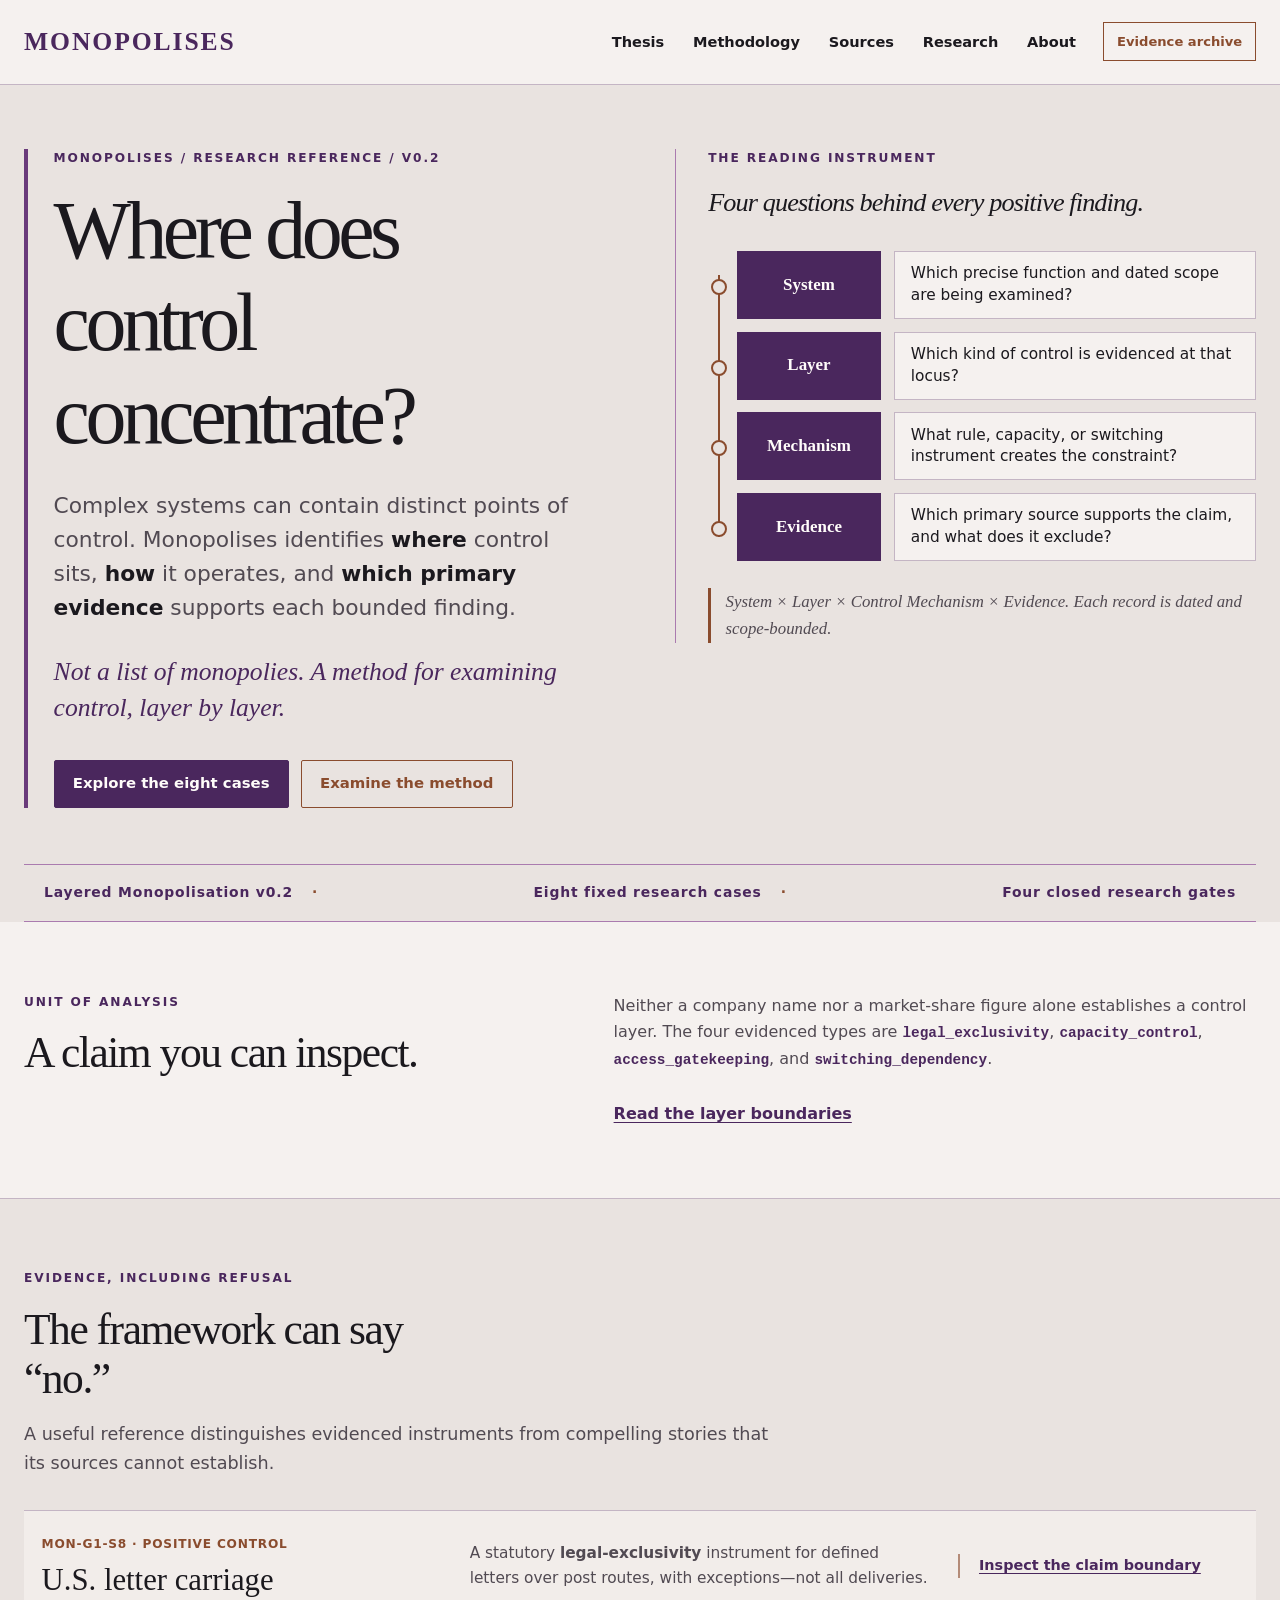
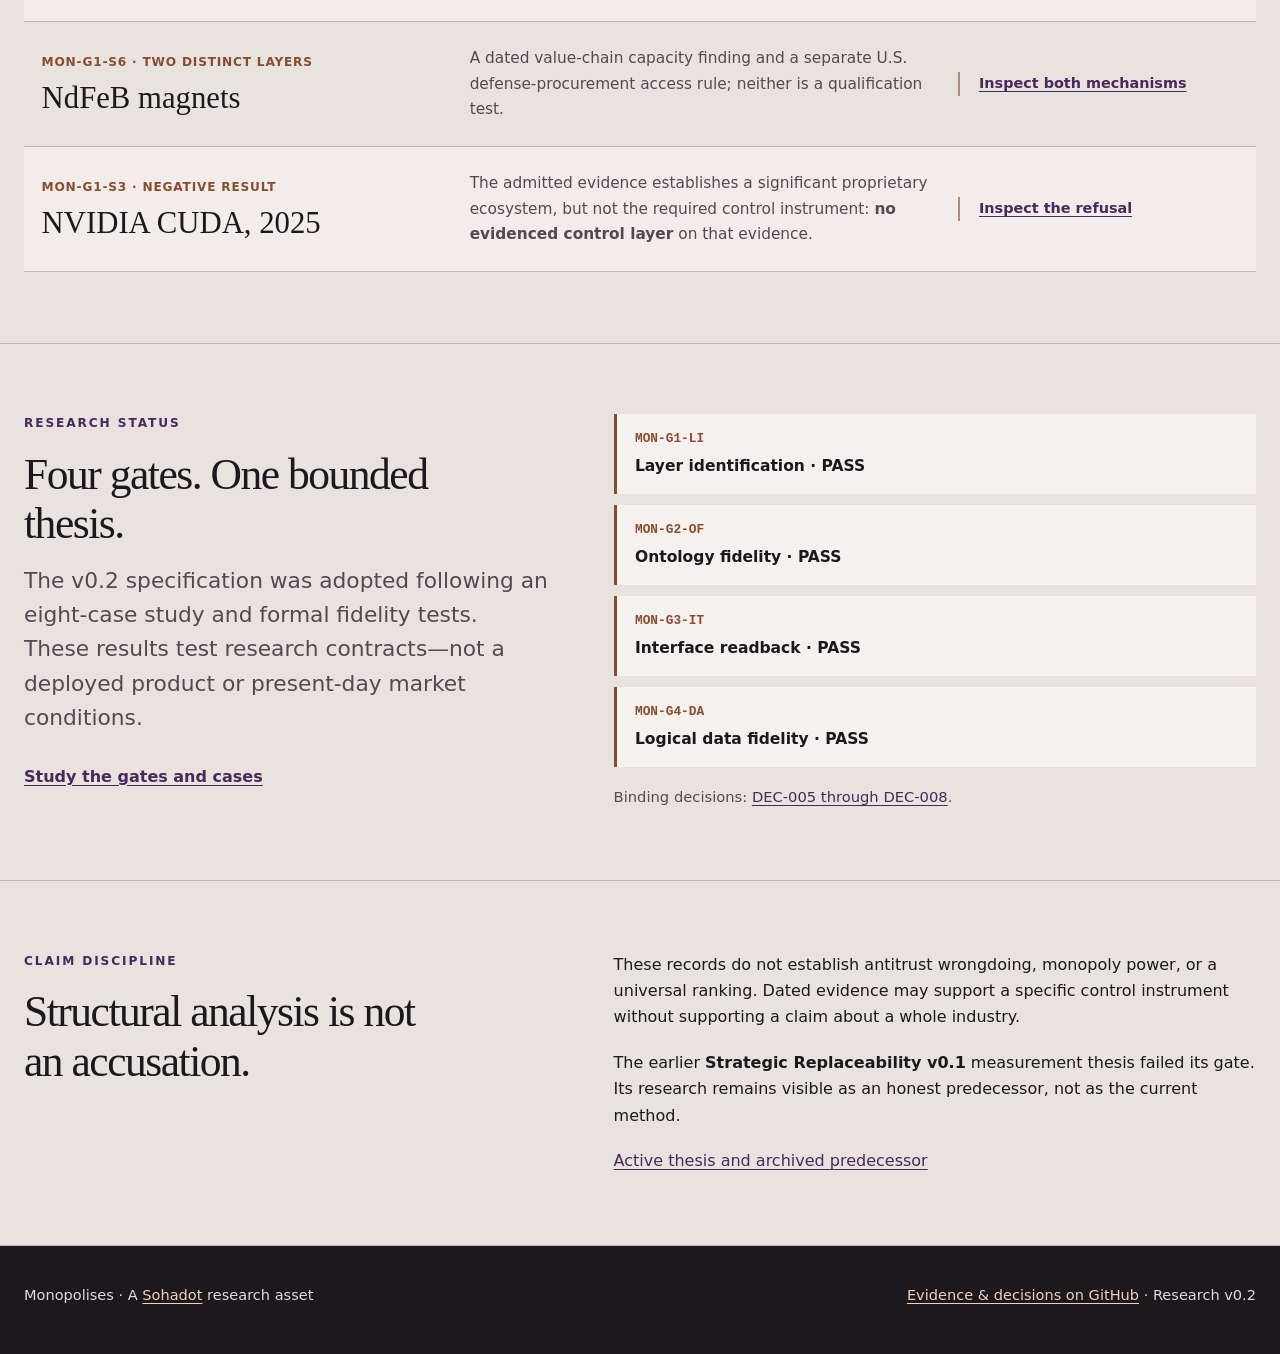
<file: index.html>
<!doctype html>
<html lang="en">
<head>
  <meta charset="utf-8">
  <meta name="viewport" content="width=device-width, initial-scale=1">
  <meta name="description" content="Monopolises is an evidence-governed reference on where structural control concentrates within systems. Explore the ratified Layered Monopolisation v0.2 thesis and eight bounded research cases.">
  <meta name="robots" content="index,follow,max-image-preview:large">
  <meta name="theme-color" content="#E9E3E0">
  <meta property="og:type" content="website">
  <meta property="og:title" content="Monopolises — Where Control Concentrates">
  <meta property="og:description" content="A source-bounded reference for structural control: system, layer, mechanism, evidence. No monopoly scores or legal conclusions.">
  <meta property="og:url" content="https://monopolises.com/">
  <link rel="canonical" href="https://monopolises.com/">
  <link rel="stylesheet" href="/styles.css">
  <title>Monopolises — Where Control Concentrates</title>
</head>
<body>
  <a class="skip-link" href="#main">Skip to content</a>
  <header class="site-header"><div class="wrap nav">
    <a class="brand" href="/" aria-current="page">MONOPOLISES</a>
    <nav class="nav-links" aria-label="Primary"><a href="/thesis/">Thesis</a><a href="/methodology/">Methodology</a><a href="/sources/">Sources</a><a href="/research/">Research</a><a href="/about/">About</a><a class="nav-evidence" href="https://github.com/Sohadot/Monopolises">Evidence archive</a></nav>
    <details class="mobile-nav">
      <summary>Menu</summary>
      <nav aria-label="Mobile primary"><a href="/thesis/">Thesis</a><a href="/methodology/">Methodology</a><a href="/sources/">Sources</a><a href="/research/">Research</a><a href="/about/">About</a><a class="nav-evidence" href="https://github.com/Sohadot/Monopolises">Evidence archive</a></nav>
    </details>
  </div></header>
  <main id="main">
    <section class="hero" aria-labelledby="hero-title"><div class="wrap hero-layout">
      <div class="hero-copy">
        <p class="kicker">Monopolises / Research reference / v0.2</p>
        <h1 id="hero-title">Where does control concentrate?</h1>
        <p class="lede">Complex systems can contain distinct points of control. Monopolises identifies <strong>where</strong> control sits, <strong>how</strong> it operates, and <strong>which primary evidence</strong> supports each bounded finding.</p>
        <p class="thesis-line">Not a list of monopolies. A method for examining control, layer by layer.</p>
        <div class="actions"><a class="button button-primary" href="/research/">Explore the eight cases</a><a class="button button-secondary" href="/methodology/">Examine the method</a></div>
      </div>
      <aside class="instrument" aria-labelledby="instrument-title">
        <p class="kicker">The reading instrument</p>
        <h2 id="instrument-title">Four questions behind every positive finding.</h2>
        <ol class="instrument-steps">
          <li><span class="instrument-term">System</span><span class="instrument-detail">Which precise function and dated scope are being examined?</span></li>
          <li><span class="instrument-term">Layer</span><span class="instrument-detail">Which kind of control is evidenced at that locus?</span></li>
          <li><span class="instrument-term">Mechanism</span><span class="instrument-detail">What rule, capacity, or switching instrument creates the constraint?</span></li>
          <li><span class="instrument-term">Evidence</span><span class="instrument-detail">Which primary source supports the claim, and what does it exclude?</span></li>
        </ol>
        <p class="instrument-caption">System × Layer × Control Mechanism × Evidence. Each record is dated and scope-bounded.</p>
      </aside>
    </div>
    <div class="wrap"><div class="status-strip" aria-label="Research status"><span>Layered Monopolisation v0.2</span><span>Eight fixed research cases</span><span>Four closed research gates</span></div></div>
    </section>

    <section class="section taxonomy-note" aria-labelledby="unit"><div class="wrap grid-2">
      <div><p class="kicker">Unit of analysis</p><h2 id="unit">A claim you can inspect.</h2></div>
      <div><p>Neither a company name nor a market-share figure alone establishes a control layer. The four evidenced types are <code>legal_exclusivity</code>, <code>capacity_control</code>, <code>access_gatekeeping</code>, and <code>switching_dependency</code>.</p><a class="text-link" href="/thesis/">Read the layer boundaries</a></div>
    </div></section>

    <section class="section" aria-labelledby="refusals"><div class="wrap">
      <p class="kicker">Evidence, including refusal</p><h2 id="refusals">The framework can say “no.”</h2>
      <p class="section-intro">A useful reference distinguishes evidenced instruments from compelling stories that its sources cannot establish.</p>
      <div class="evidence-ledger">
        <article class="evidence-row"><div><p class="case-id">MON-G1-S8 · Positive control</p><h3>U.S. letter carriage</h3></div><p>A statutory <strong>legal-exclusivity</strong> instrument for defined letters over post routes, with exceptions—not all deliveries.</p><a href="https://github.com/Sohadot/Monopolises/blob/main/research/v0.2/cases/MON-G1-S8.md">Inspect the claim boundary</a></article>
        <article class="evidence-row"><div><p class="case-id">MON-G1-S6 · Two distinct layers</p><h3>NdFeB magnets</h3></div><p>A dated value-chain capacity finding and a separate U.S. defense-procurement access rule; neither is a qualification test.</p><a href="https://github.com/Sohadot/Monopolises/blob/main/research/v0.2/cases/MON-G1-S6.md">Inspect both mechanisms</a></article>
        <article class="evidence-row"><div><p class="case-id">MON-G1-S3 · Negative result</p><h3>NVIDIA CUDA, 2025</h3></div><p>The admitted evidence establishes a significant proprietary ecosystem, but not the required control instrument: <strong>no evidenced control layer</strong> on that evidence.</p><a href="https://github.com/Sohadot/Monopolises/blob/main/research/v0.2/cases/MON-G1-S3.md">Inspect the refusal</a></article>
      </div>
    </div></section>

    <section class="section" aria-labelledby="gates"><div class="wrap grid-2">
      <div><p class="kicker">Research status</p><h2 id="gates">Four gates. One bounded thesis.</h2><p class="lede">The v0.2 specification was adopted following an eight-case study and formal fidelity tests. These results test research contracts—not a deployed product or present-day market conditions.</p><a class="text-link" href="/research/">Study the gates and cases</a></div>
      <div class="gate-list"><div><span>MON-G1-LI</span><strong>Layer identification · PASS</strong></div><div><span>MON-G2-OF</span><strong>Ontology fidelity · PASS</strong></div><div><span>MON-G3-IT</span><strong>Interface readback · PASS</strong></div><div><span>MON-G4-DA</span><strong>Logical data fidelity · PASS</strong></div><p>Binding decisions: <a href="https://github.com/Sohadot/Monopolises/blob/main/DECISION_LOG.md">DEC-005 through DEC-008</a>.</p></div>
    </div></section>

    <section class="section" aria-labelledby="limits"><div class="wrap grid-2">
      <div><p class="kicker">Claim discipline</p><h2 id="limits">Structural analysis is not an accusation.</h2></div>
      <div><p>These records do not establish antitrust wrongdoing, monopoly power, or a universal ranking. Dated evidence may support a specific control instrument without supporting a claim about a whole industry.</p><p>The earlier <strong>Strategic Replaceability v0.1</strong> measurement thesis failed its gate. Its research remains visible as an honest predecessor, not as the current method.</p><a href="/thesis/">Active thesis and archived predecessor</a></div>
    </div></section>
  </main>
  <footer><div class="wrap"><span>Monopolises · A <a href="https://sohadot.com">Sohadot</a> research asset</span><span><a href="https://github.com/Sohadot/Monopolises">Evidence &amp; decisions on GitHub</a> · Research v0.2</span></div></footer>
</body>
</html>
</file>
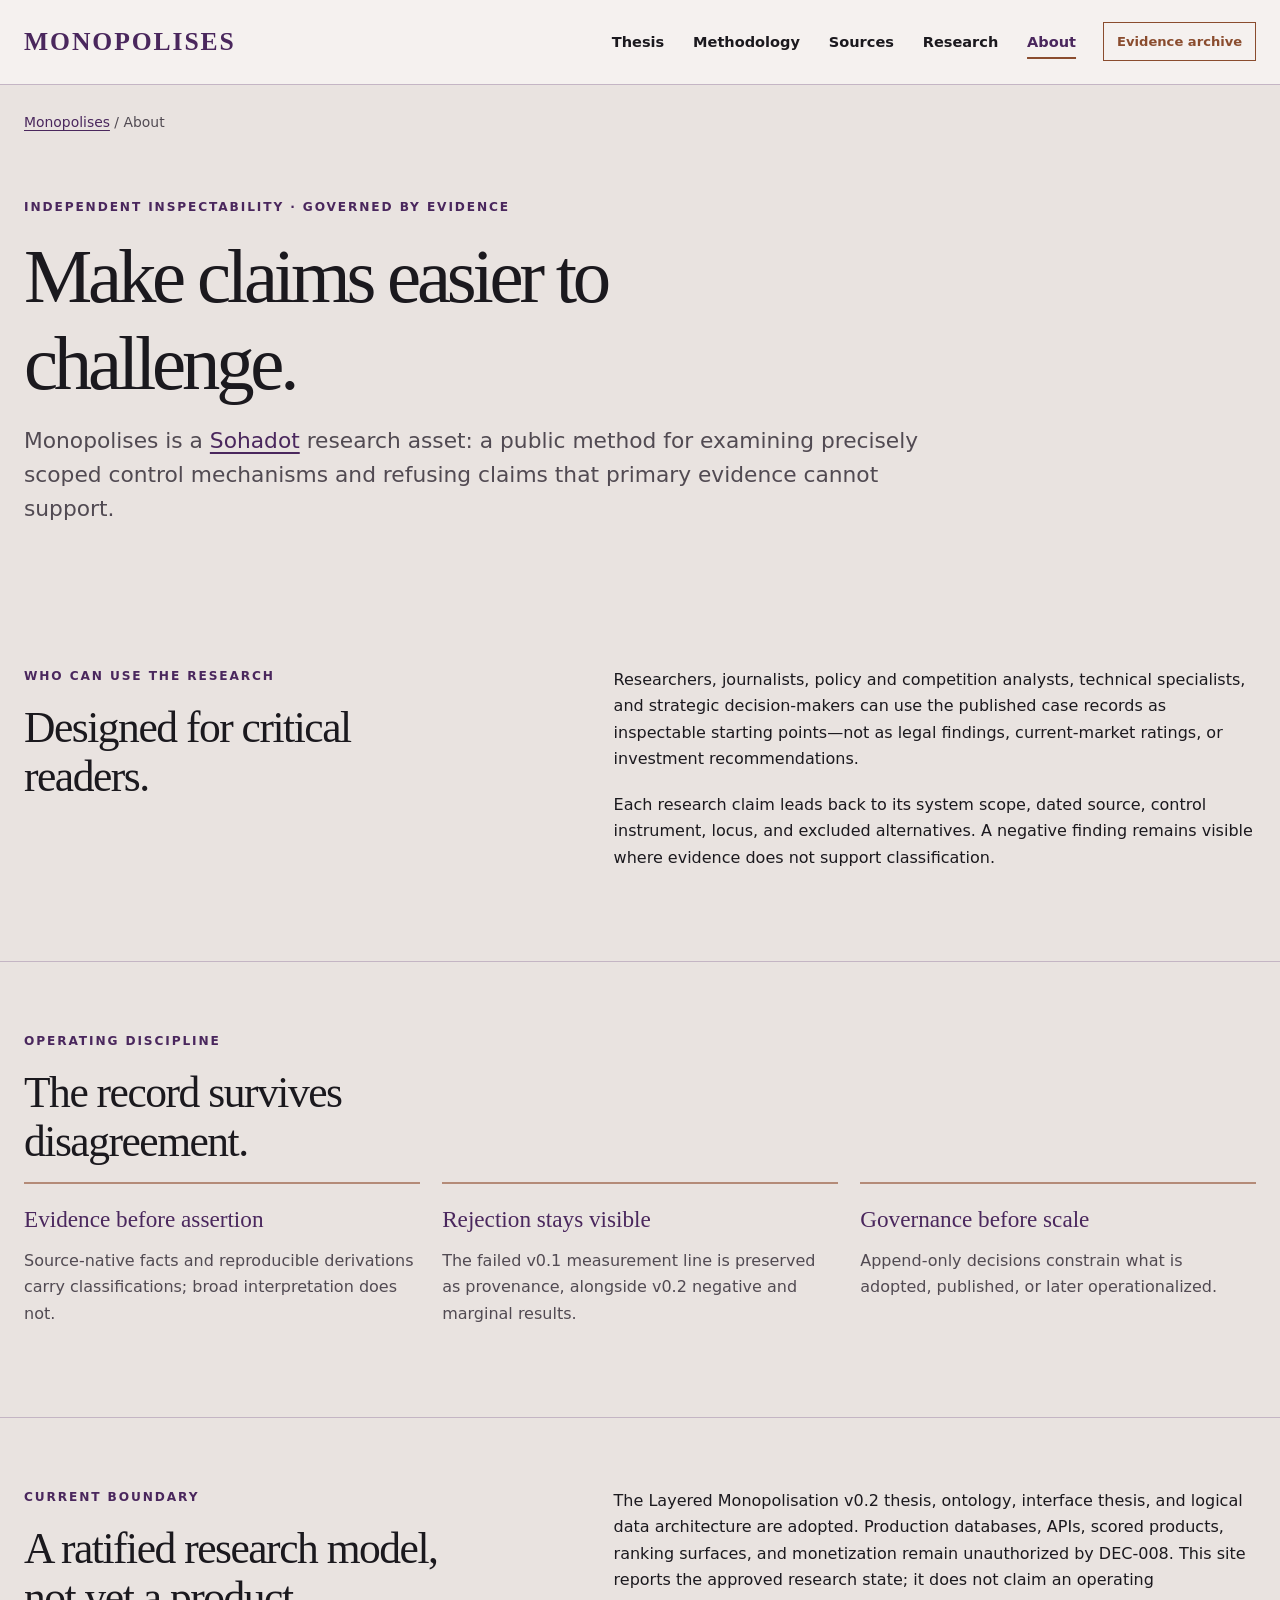
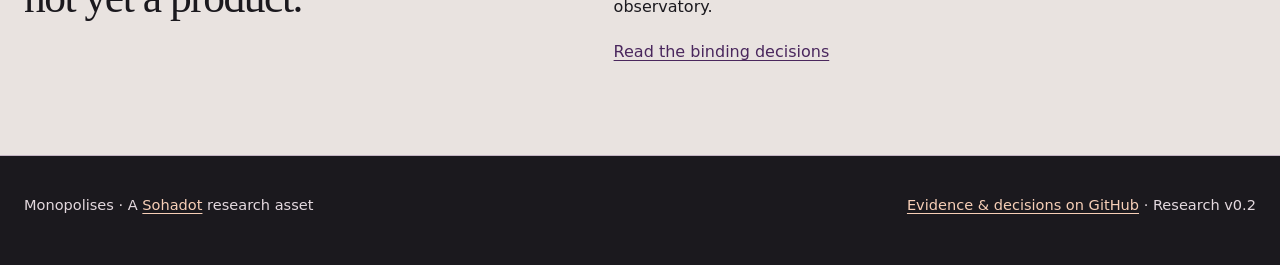
<file: about/index.html>
<!doctype html>
<html lang="en">
<head>
  <meta charset="utf-8">
  <meta name="viewport" content="width=device-width, initial-scale=1">
  <meta name="description" content="Monopolises, developed under Sohadot, is a GitHub-governed evidence reference for inspecting structural control in complex systems without unsupported monopoly claims.">
  <meta name="robots" content="index,follow,max-image-preview:large">
  <meta name="theme-color" content="#E9E3E0">
  <meta property="og:type" content="article">
  <meta property="og:title" content="About Monopolises — A Sohadot Research Asset">
  <meta property="og:description" content="Monopolises, developed under Sohadot, is a GitHub-governed evidence reference for inspecting structural control in complex systems without unsupported monopoly claims.">
  <meta property="og:url" content="https://monopolises.com/about/">
  <link rel="canonical" href="https://monopolises.com/about/">
  <link rel="stylesheet" href="/styles.css">
  <title>About Monopolises — A Sohadot Research Asset</title>
</head>
<body>
  <a class="skip-link" href="#main">Skip to content</a>
  <header class="site-header"><div class="wrap nav">
    <a class="brand" href="/">MONOPOLISES</a>
    <nav class="nav-links" aria-label="Primary"><a href="/thesis/">Thesis</a><a href="/methodology/">Methodology</a><a href="/sources/">Sources</a><a href="/research/">Research</a><a href="/about/" aria-current="page">About</a><a class="nav-evidence" href="https://github.com/Sohadot/Monopolises">Evidence archive</a></nav>
    <details class="mobile-nav">
      <summary>Menu</summary>
      <nav aria-label="Mobile primary"><a href="/thesis/">Thesis</a><a href="/methodology/">Methodology</a><a href="/sources/">Sources</a><a href="/research/">Research</a><a href="/about/" aria-current="page">About</a><a class="nav-evidence" href="https://github.com/Sohadot/Monopolises">Evidence archive</a></nav>
    </details>
  </div></header>
  <main id="main"><div class="wrap breadcrumb"><a href="/">Monopolises</a> / About</div>
  <section class="page-head"><div class="wrap"><p class="kicker">Independent inspectability · Governed by evidence</p><h1>Make claims easier to challenge.</h1><p class="lede">Monopolises is a <a href="https://sohadot.com">Sohadot</a> research asset: a public method for examining precisely scoped control mechanisms and refusing claims that primary evidence cannot support.</p></div></section>

  <section class="section"><div class="wrap grid-2"><div><p class="kicker">Who can use the research</p><h2>Designed for critical readers.</h2></div><div>
    <p>Researchers, journalists, policy and competition analysts, technical specialists, and strategic decision-makers can use the published case records as inspectable starting points—not as legal findings, current-market ratings, or investment recommendations.</p>
    <p>Each research claim leads back to its system scope, dated source, control instrument, locus, and excluded alternatives. A negative finding remains visible where evidence does not support classification.</p>
  </div></div></section>
  <section class="section"><div class="wrap"><p class="kicker">Operating discipline</p><h2>The record survives disagreement.</h2><div class="cards">
    <article class="card"><h3>Evidence before assertion</h3><p>Source-native facts and reproducible derivations carry classifications; broad interpretation does not.</p></article>
    <article class="card"><h3>Rejection stays visible</h3><p>The failed v0.1 measurement line is preserved as provenance, alongside v0.2 negative and marginal results.</p></article>
    <article class="card"><h3>Governance before scale</h3><p>Append-only decisions constrain what is adopted, published, or later operationalized.</p></article>
  </div></div></section>
  <section class="section"><div class="wrap grid-2"><div><p class="kicker">Current boundary</p><h2>A ratified research model, not yet a product.</h2></div><div>
    <p>The Layered Monopolisation v0.2 thesis, ontology, interface thesis, and logical data architecture are adopted. Production databases, APIs, scored products, ranking surfaces, and monetization remain unauthorized by DEC-008. This site reports the approved research state; it does not claim an operating observatory.</p>
    <p><a href="https://github.com/Sohadot/Monopolises/blob/main/DECISION_LOG.md">Read the binding decisions</a></p>
  </div></div></section>
  </main>
  <footer><div class="wrap"><span>Monopolises · A <a href="https://sohadot.com">Sohadot</a> research asset</span><span><a href="https://github.com/Sohadot/Monopolises">Evidence &amp; decisions on GitHub</a> · Research v0.2</span></div></footer>
</body>
</html>
</file>
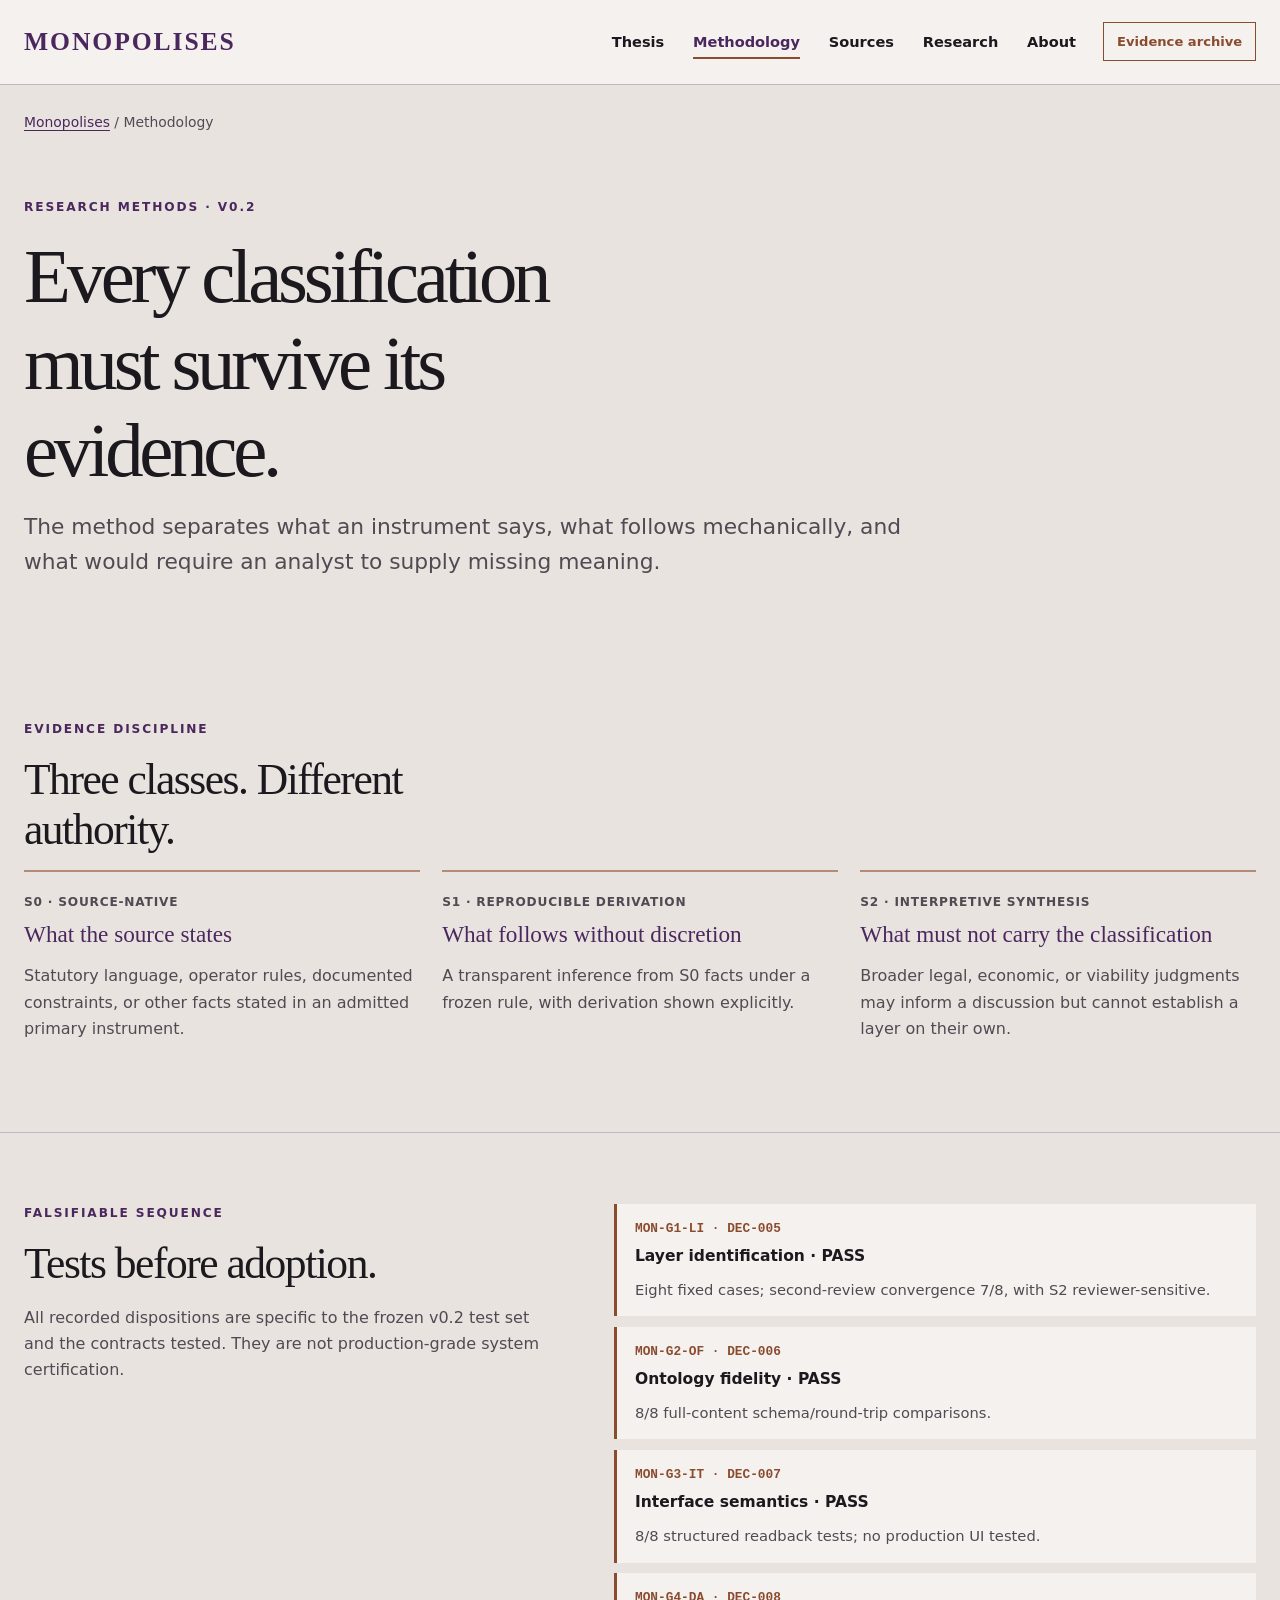
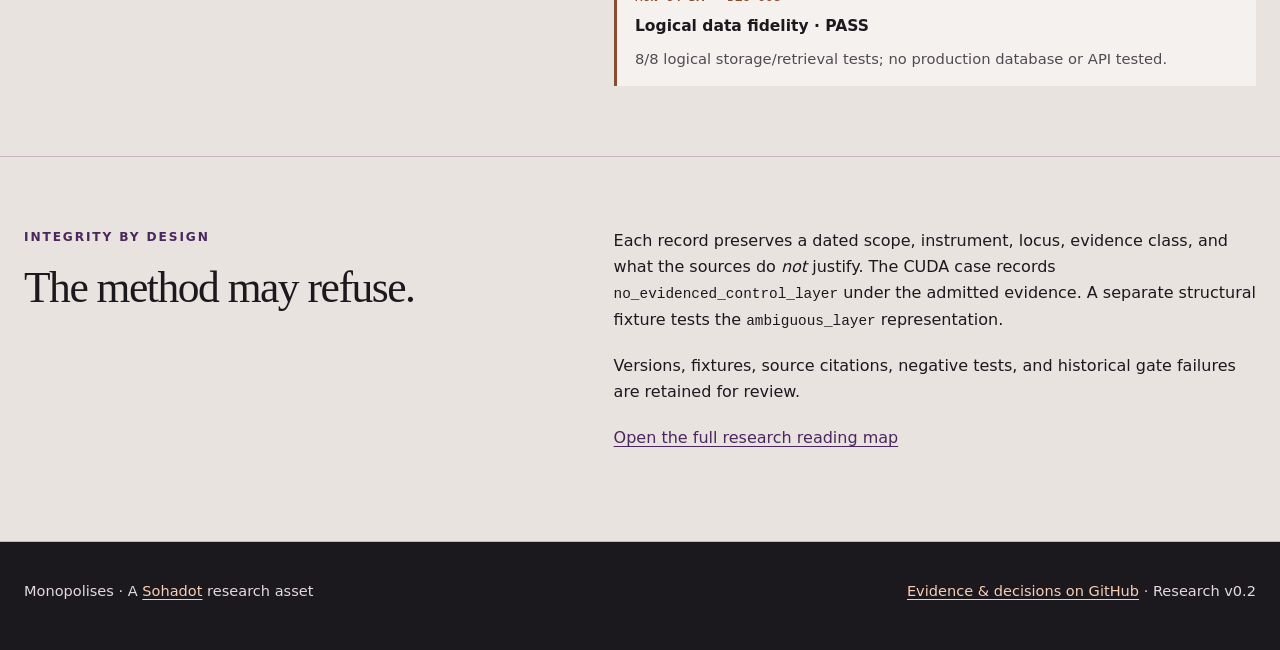
<file: methodology/index.html>
<!doctype html>
<html lang="en">
<head>
  <meta charset="utf-8">
  <meta name="viewport" content="width=device-width, initial-scale=1">
  <meta name="description" content="How Monopolises uses primary sources, explicit inference limits, falsifiable research gates, and semantic fidelity tests for Layered Monopolisation v0.2.">
  <meta name="robots" content="index,follow,max-image-preview:large">
  <meta name="theme-color" content="#E9E3E0">
  <meta property="og:type" content="article">
  <meta property="og:title" content="Evidence Methodology & Research Gates — Monopolises">
  <meta property="og:description" content="How Monopolises uses primary sources, explicit inference limits, falsifiable research gates, and semantic fidelity tests for Layered Monopolisation v0.2.">
  <meta property="og:url" content="https://monopolises.com/methodology/">
  <link rel="canonical" href="https://monopolises.com/methodology/">
  <link rel="stylesheet" href="/styles.css">
  <title>Evidence Methodology & Research Gates — Monopolises</title>
</head>
<body>
  <a class="skip-link" href="#main">Skip to content</a>
  <header class="site-header"><div class="wrap nav">
    <a class="brand" href="/">MONOPOLISES</a>
    <nav class="nav-links" aria-label="Primary"><a href="/thesis/">Thesis</a><a href="/methodology/" aria-current="page">Methodology</a><a href="/sources/">Sources</a><a href="/research/">Research</a><a href="/about/">About</a><a class="nav-evidence" href="https://github.com/Sohadot/Monopolises">Evidence archive</a></nav>
    <details class="mobile-nav">
      <summary>Menu</summary>
      <nav aria-label="Mobile primary"><a href="/thesis/">Thesis</a><a href="/methodology/" aria-current="page">Methodology</a><a href="/sources/">Sources</a><a href="/research/">Research</a><a href="/about/">About</a><a class="nav-evidence" href="https://github.com/Sohadot/Monopolises">Evidence archive</a></nav>
    </details>
  </div></header>
  <main id="main"><div class="wrap breadcrumb"><a href="/">Monopolises</a> / Methodology</div>
  <section class="page-head"><div class="wrap"><p class="kicker">Research methods · v0.2</p><h1>Every classification must survive its evidence.</h1><p class="lede">The method separates what an instrument says, what follows mechanically, and what would require an analyst to supply missing meaning.</p></div></section>

  <section class="section"><div class="wrap"><p class="kicker">Evidence discipline</p><h2>Three classes. Different authority.</h2><div class="cards">
    <article class="card"><p class="case-id">S0 · Source-native</p><h3>What the source states</h3><p>Statutory language, operator rules, documented constraints, or other facts stated in an admitted primary instrument.</p></article>
    <article class="card"><p class="case-id">S1 · Reproducible derivation</p><h3>What follows without discretion</h3><p>A transparent inference from S0 facts under a frozen rule, with derivation shown explicitly.</p></article>
    <article class="card"><p class="case-id">S2 · Interpretive synthesis</p><h3>What must not carry the classification</h3><p>Broader legal, economic, or viability judgments may inform a discussion but cannot establish a layer on their own.</p></article>
  </div></div></section>
  <section class="section"><div class="wrap grid-2"><div><p class="kicker">Falsifiable sequence</p><h2>Tests before adoption.</h2><p class="muted">All recorded dispositions are specific to the frozen v0.2 test set and the contracts tested. They are not production-grade system certification.</p></div><div class="gate-list">
    <div><span>MON-G1-LI · DEC-005</span><strong>Layer identification · PASS</strong><p>Eight fixed cases; second-review convergence 7/8, with S2 reviewer-sensitive.</p></div>
    <div><span>MON-G2-OF · DEC-006</span><strong>Ontology fidelity · PASS</strong><p>8/8 full-content schema/round-trip comparisons.</p></div>
    <div><span>MON-G3-IT · DEC-007</span><strong>Interface semantics · PASS</strong><p>8/8 structured readback tests; no production UI tested.</p></div>
    <div><span>MON-G4-DA · DEC-008</span><strong>Logical data fidelity · PASS</strong><p>8/8 logical storage/retrieval tests; no production database or API tested.</p></div>
  </div></div></section>
  <section class="section"><div class="wrap grid-2"><div><p class="kicker">Integrity by design</p><h2>The method may refuse.</h2></div><div>
    <p>Each record preserves a dated scope, instrument, locus, evidence class, and what the sources do <em>not</em> justify. The CUDA case records <code>no_evidenced_control_layer</code> under the admitted evidence. A separate structural fixture tests the <code>ambiguous_layer</code> representation.</p>
    <p>Versions, fixtures, source citations, negative tests, and historical gate failures are retained for review.</p>
    <p><a href="https://github.com/Sohadot/Monopolises/blob/main/research/v0.2/README.md">Open the full research reading map</a></p>
  </div></div></section>
  </main>
  <footer><div class="wrap"><span>Monopolises · A <a href="https://sohadot.com">Sohadot</a> research asset</span><span><a href="https://github.com/Sohadot/Monopolises">Evidence &amp; decisions on GitHub</a> · Research v0.2</span></div></footer>
</body>
</html>
</file>
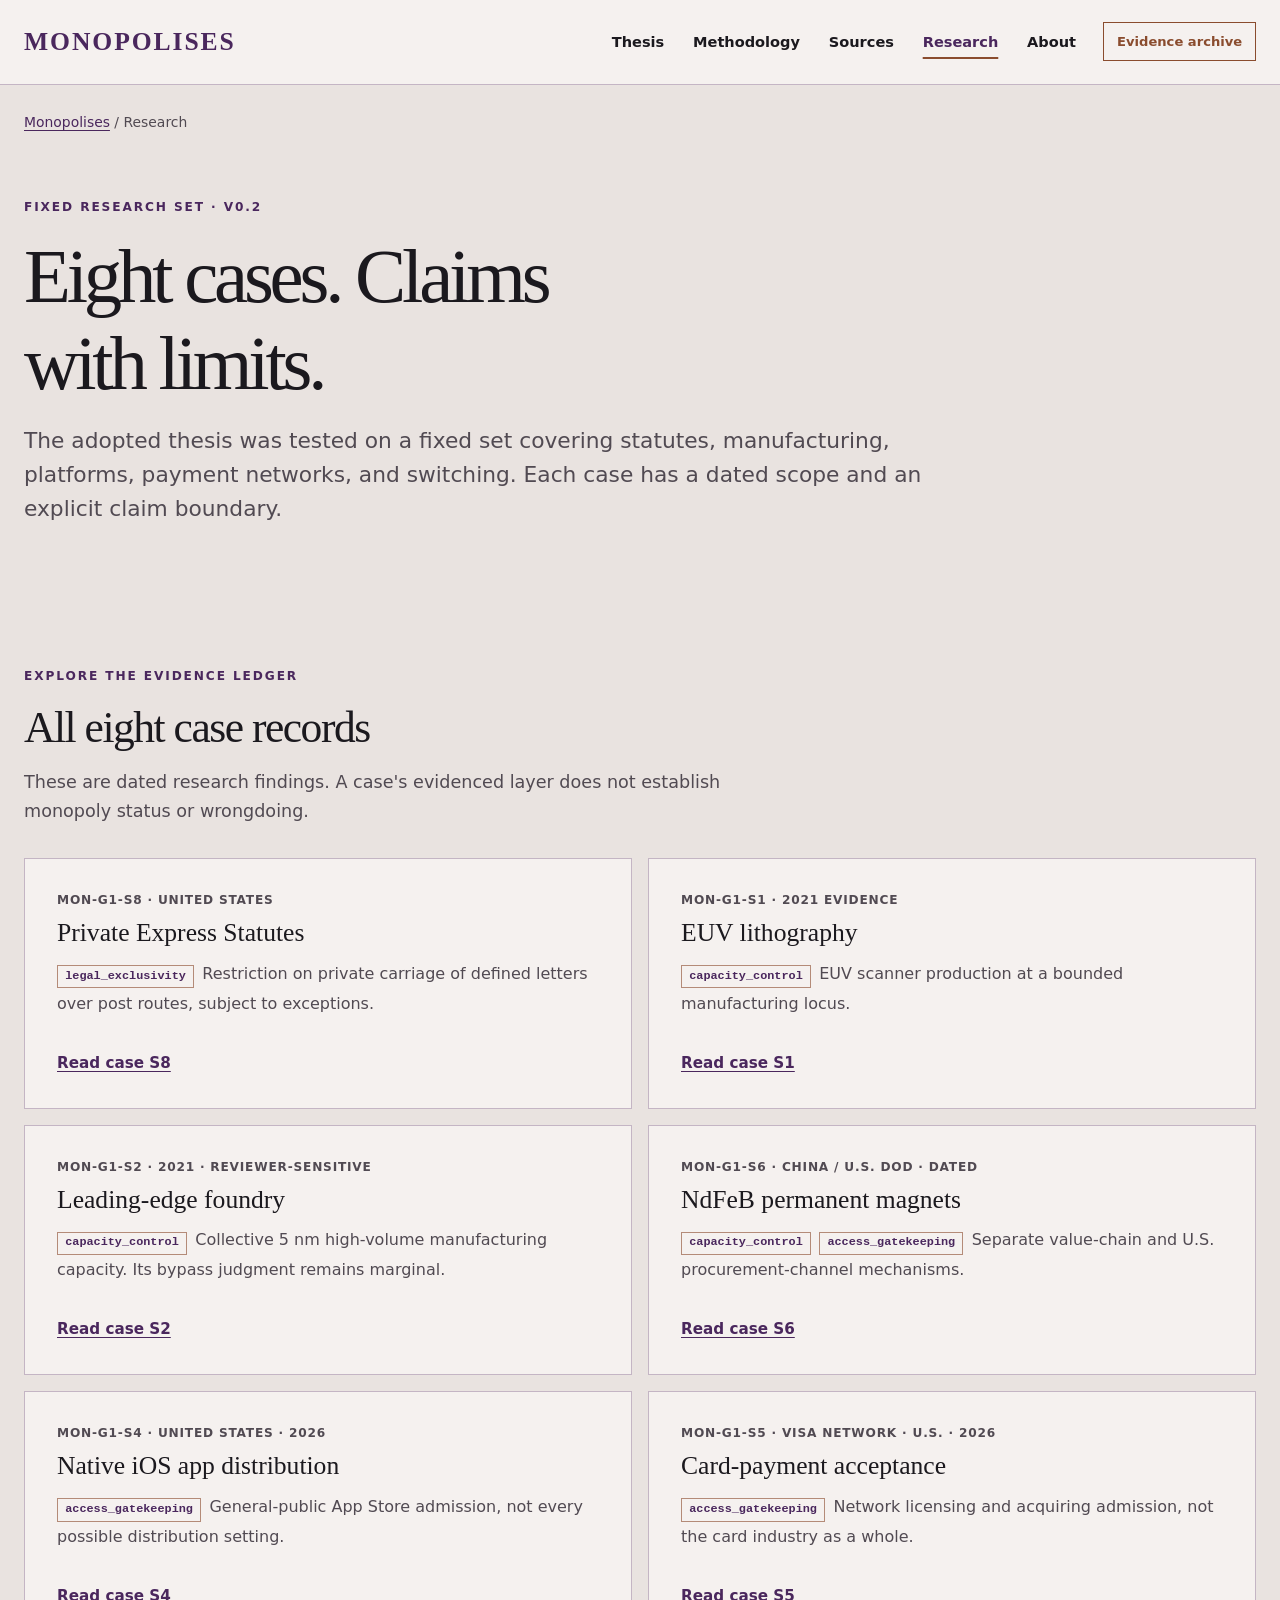
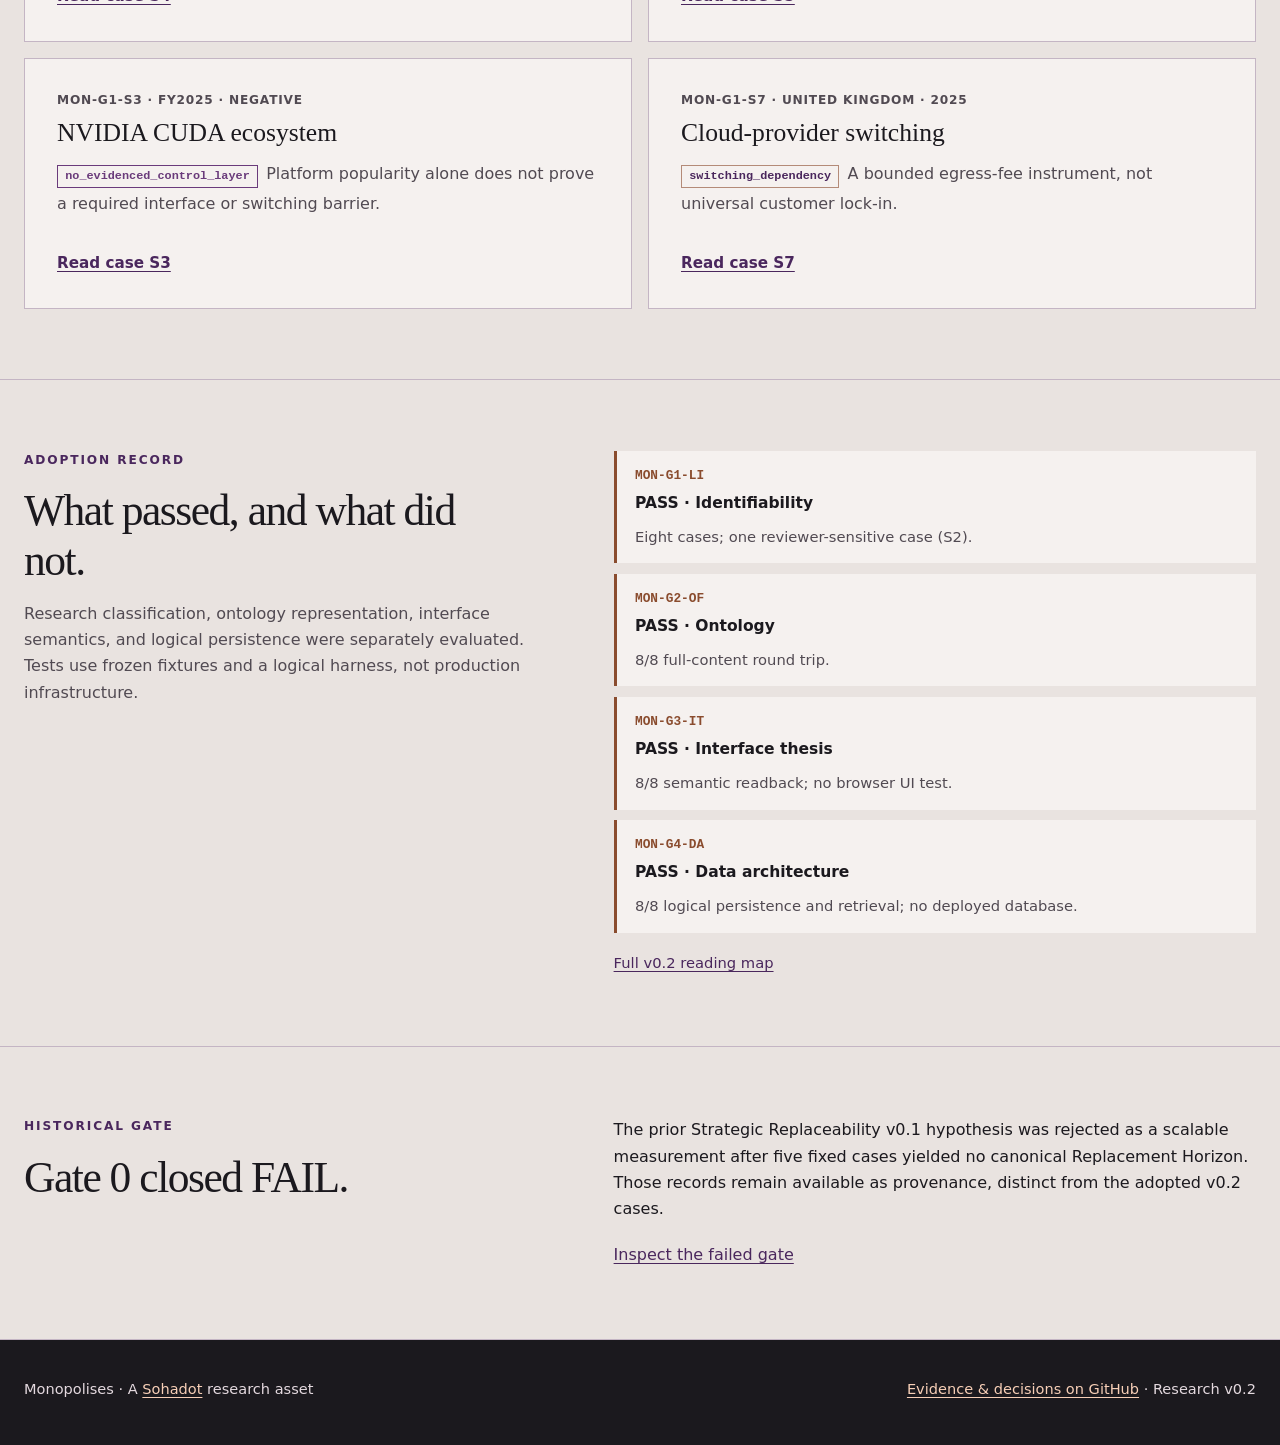
<file: research/index.html>
<!doctype html>
<html lang="en">
<head>
  <meta charset="utf-8">
  <meta name="viewport" content="width=device-width, initial-scale=1">
  <meta name="description" content="Read the eight fixed cases used to test Layered Monopolisation v0.2, including a negative CUDA outcome, two-layer NdFeB case, reviewer-sensitive foundry case, and the gate decisions.">
  <meta name="robots" content="index,follow,max-image-preview:large">
  <meta name="theme-color" content="#E9E3E0">
  <meta property="og:type" content="article">
  <meta property="og:title" content="Eight Evidence Cases & Gate Results — Monopolises">
  <meta property="og:description" content="Read the eight fixed cases used to test Layered Monopolisation v0.2, including a negative CUDA outcome, two-layer NdFeB case, reviewer-sensitive foundry case, and the gate decisions.">
  <meta property="og:url" content="https://monopolises.com/research/">
  <link rel="canonical" href="https://monopolises.com/research/">
  <link rel="stylesheet" href="/styles.css">
  <title>Eight Evidence Cases & Gate Results — Monopolises</title>
</head>
<body>
  <a class="skip-link" href="#main">Skip to content</a>
  <header class="site-header"><div class="wrap nav">
    <a class="brand" href="/">MONOPOLISES</a>
    <nav class="nav-links" aria-label="Primary"><a href="/thesis/">Thesis</a><a href="/methodology/">Methodology</a><a href="/sources/">Sources</a><a href="/research/" aria-current="page">Research</a><a href="/about/">About</a><a class="nav-evidence" href="https://github.com/Sohadot/Monopolises">Evidence archive</a></nav>
    <details class="mobile-nav">
      <summary>Menu</summary>
      <nav aria-label="Mobile primary"><a href="/thesis/">Thesis</a><a href="/methodology/">Methodology</a><a href="/sources/">Sources</a><a href="/research/" aria-current="page">Research</a><a href="/about/">About</a><a class="nav-evidence" href="https://github.com/Sohadot/Monopolises">Evidence archive</a></nav>
    </details>
  </div></header>
  <main id="main"><div class="wrap breadcrumb"><a href="/">Monopolises</a> / Research</div>
  <section class="page-head"><div class="wrap"><p class="kicker">Fixed research set · v0.2</p><h1>Eight cases. Claims with limits.</h1><p class="lede">The adopted thesis was tested on a fixed set covering statutes, manufacturing, platforms, payment networks, and switching. Each case has a dated scope and an explicit claim boundary.</p></div></section>

  <section class="section"><div class="wrap">
    <p class="kicker">Explore the evidence ledger</p><h2>All eight case records</h2><p class="section-intro">These are dated research findings. A case's evidenced layer does not establish monopoly status or wrongdoing.</p>
    <div class="case-grid">
      <article class="case-card"><p class="case-id">MON-G1-S8 · United States</p><h3>Private Express Statutes</h3><p><span class="type-chip">legal_exclusivity</span> Restriction on private carriage of defined letters over post routes, subject to exceptions.</p><a href="https://github.com/Sohadot/Monopolises/blob/main/research/v0.2/cases/MON-G1-S8.md">Read case S8</a></article>
      <article class="case-card"><p class="case-id">MON-G1-S1 · 2021 evidence</p><h3>EUV lithography</h3><p><span class="type-chip">capacity_control</span> EUV scanner production at a bounded manufacturing locus.</p><a href="https://github.com/Sohadot/Monopolises/blob/main/research/v0.2/cases/MON-G1-S1.md">Read case S1</a></article>
      <article class="case-card"><p class="case-id">MON-G1-S2 · 2021 · Reviewer-sensitive</p><h3>Leading-edge foundry</h3><p><span class="type-chip">capacity_control</span> Collective 5 nm high-volume manufacturing capacity. Its bypass judgment remains marginal.</p><a href="https://github.com/Sohadot/Monopolises/blob/main/research/v0.2/cases/MON-G1-S2.md">Read case S2</a></article>
      <article class="case-card"><p class="case-id">MON-G1-S6 · China / U.S. DoD · Dated</p><h3>NdFeB permanent magnets</h3><p><span class="type-chip">capacity_control</span> <span class="type-chip">access_gatekeeping</span> Separate value-chain and U.S. procurement-channel mechanisms.</p><a href="https://github.com/Sohadot/Monopolises/blob/main/research/v0.2/cases/MON-G1-S6.md">Read case S6</a></article>
      <article class="case-card"><p class="case-id">MON-G1-S4 · United States · 2026</p><h3>Native iOS app distribution</h3><p><span class="type-chip">access_gatekeeping</span> General-public App Store admission, not every possible distribution setting.</p><a href="https://github.com/Sohadot/Monopolises/blob/main/research/v0.2/cases/MON-G1-S4.md">Read case S4</a></article>
      <article class="case-card"><p class="case-id">MON-G1-S5 · Visa network · U.S. · 2026</p><h3>Card-payment acceptance</h3><p><span class="type-chip">access_gatekeeping</span> Network licensing and acquiring admission, not the card industry as a whole.</p><a href="https://github.com/Sohadot/Monopolises/blob/main/research/v0.2/cases/MON-G1-S5.md">Read case S5</a></article>
      <article class="case-card"><p class="case-id">MON-G1-S3 · FY2025 · Negative</p><h3>NVIDIA CUDA ecosystem</h3><p><span class="type-chip type-negative">no_evidenced_control_layer</span> Platform popularity alone does not prove a required interface or switching barrier.</p><a href="https://github.com/Sohadot/Monopolises/blob/main/research/v0.2/cases/MON-G1-S3.md">Read case S3</a></article>
      <article class="case-card"><p class="case-id">MON-G1-S7 · United Kingdom · 2025</p><h3>Cloud-provider switching</h3><p><span class="type-chip">switching_dependency</span> A bounded egress-fee instrument, not universal customer lock-in.</p><a href="https://github.com/Sohadot/Monopolises/blob/main/research/v0.2/cases/MON-G1-S7.md">Read case S7</a></article>
    </div>
  </div></section>
  <section class="section"><div class="wrap grid-2"><div><p class="kicker">Adoption record</p><h2>What passed, and what did not.</h2><p class="muted">Research classification, ontology representation, interface semantics, and logical persistence were separately evaluated. Tests use frozen fixtures and a logical harness, not production infrastructure.</p></div><div class="gate-list">
    <div><span>MON-G1-LI</span><strong>PASS · Identifiability</strong><p>Eight cases; one reviewer-sensitive case (S2).</p></div>
    <div><span>MON-G2-OF</span><strong>PASS · Ontology</strong><p>8/8 full-content round trip.</p></div>
    <div><span>MON-G3-IT</span><strong>PASS · Interface thesis</strong><p>8/8 semantic readback; no browser UI test.</p></div>
    <div><span>MON-G4-DA</span><strong>PASS · Data architecture</strong><p>8/8 logical persistence and retrieval; no deployed database.</p></div>
    <p><a href="https://github.com/Sohadot/Monopolises/blob/main/research/v0.2/README.md">Full v0.2 reading map</a></p>
  </div></div></section>
  <section class="section"><div class="wrap grid-2"><div><p class="kicker">Historical gate</p><h2>Gate 0 closed FAIL.</h2></div><div><p>The prior Strategic Replaceability v0.1 hypothesis was rejected as a scalable measurement after five fixed cases yielded no canonical Replacement Horizon. Those records remain available as provenance, distinct from the adopted v0.2 cases.</p><a href="https://github.com/Sohadot/Monopolises/blob/main/research/GATE_0_CLOSEOUT.md">Inspect the failed gate</a></div></div></section>
  </main>
  <footer><div class="wrap"><span>Monopolises · A <a href="https://sohadot.com">Sohadot</a> research asset</span><span><a href="https://github.com/Sohadot/Monopolises">Evidence &amp; decisions on GitHub</a> · Research v0.2</span></div></footer>
</body>
</html>
</file>
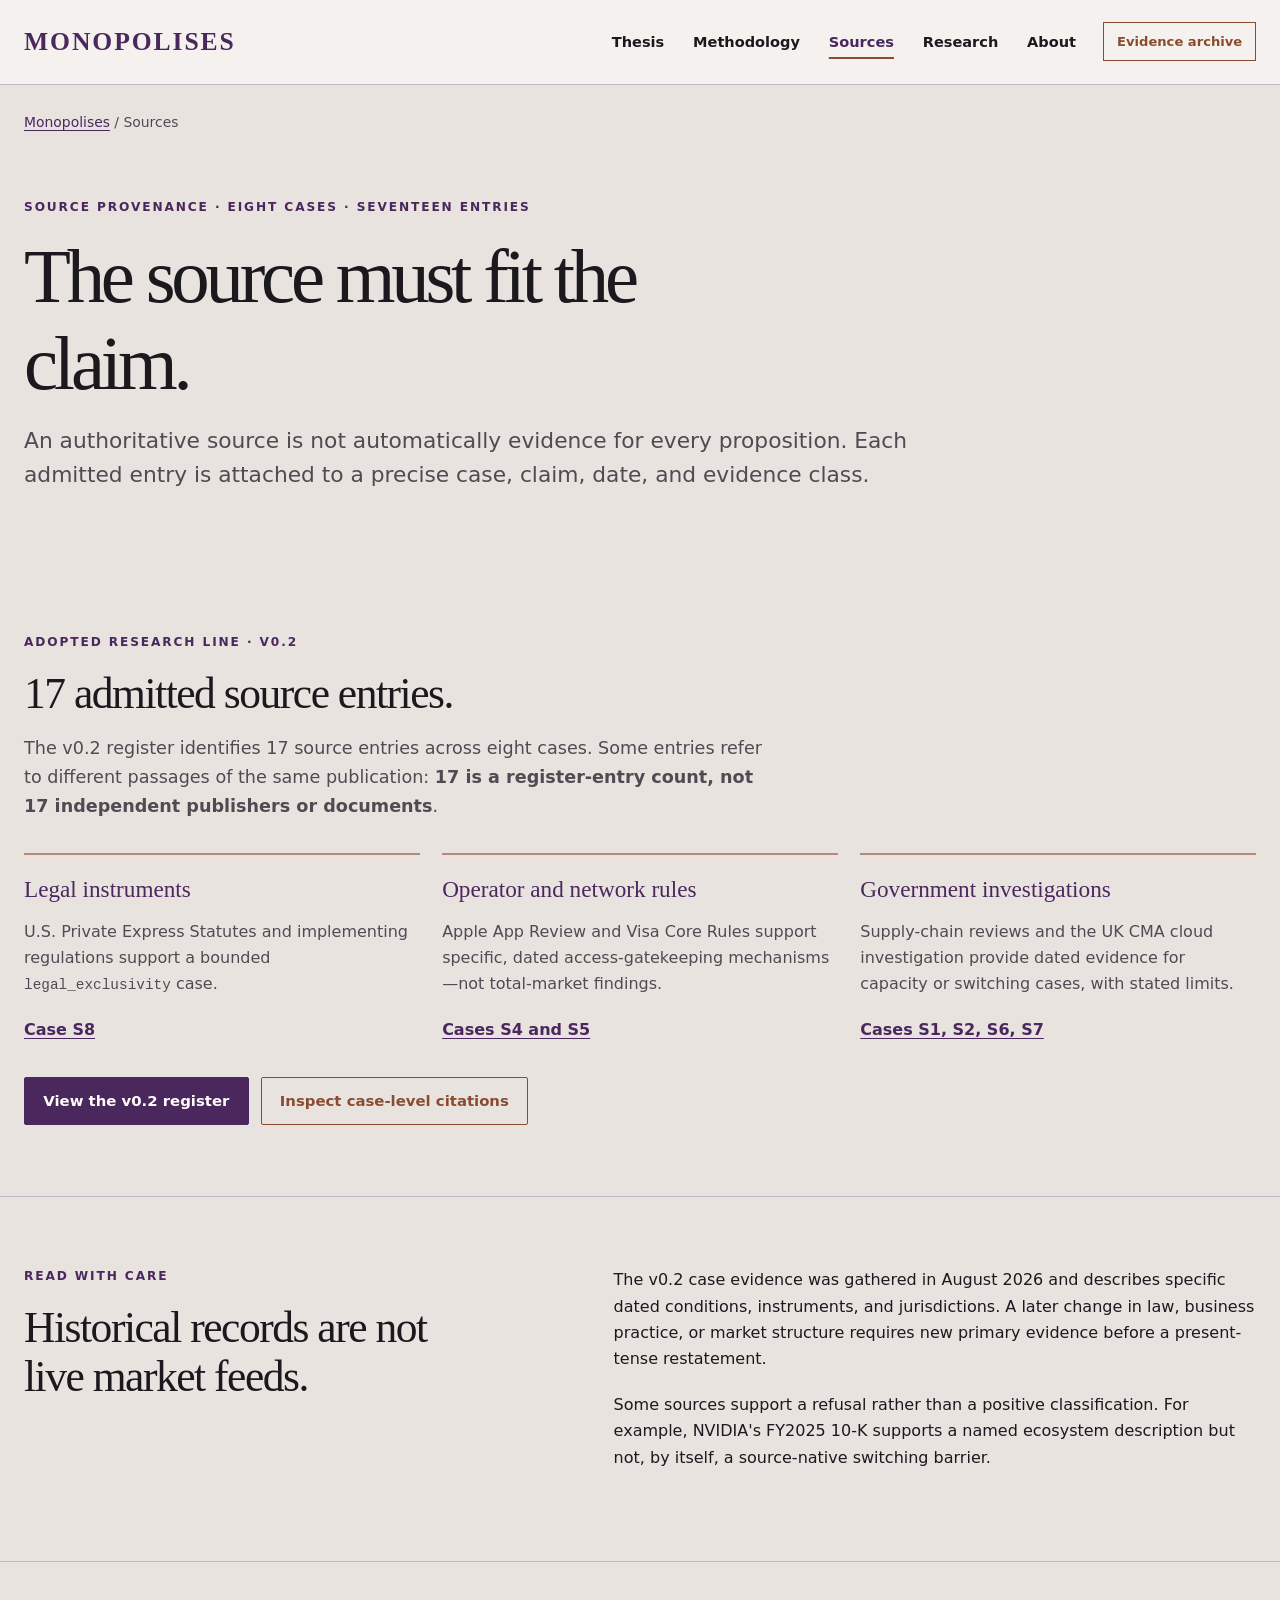
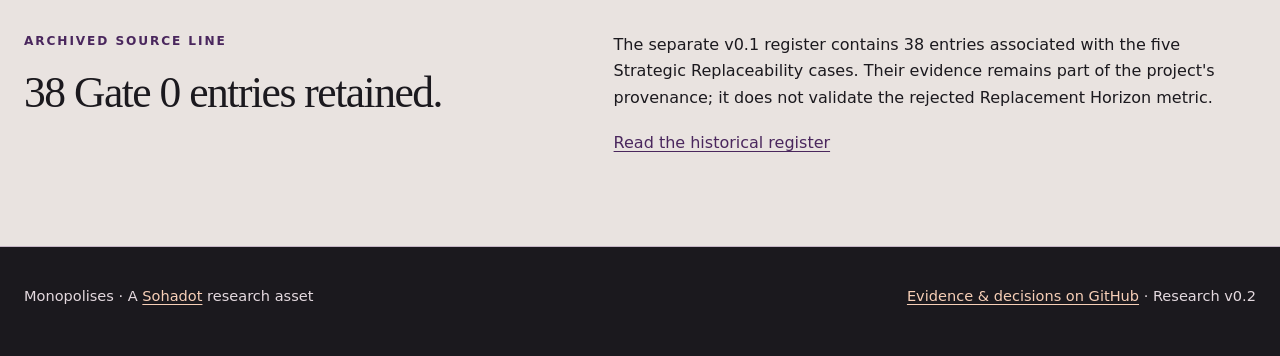
<file: sources/index.html>
<!doctype html>
<html lang="en">
<head>
  <meta charset="utf-8">
  <meta name="viewport" content="width=device-width, initial-scale=1">
  <meta name="description" content="Explore the 17 admitted v0.2 source entries supporting eight Layered Monopolisation cases, and the separate historical Gate 0 evidence register.">
  <meta name="robots" content="index,follow,max-image-preview:large">
  <meta name="theme-color" content="#E9E3E0">
  <meta property="og:type" content="article">
  <meta property="og:title" content="Primary Evidence & Source Registers — Monopolises">
  <meta property="og:description" content="Explore the 17 admitted v0.2 source entries supporting eight Layered Monopolisation cases, and the separate historical Gate 0 evidence register.">
  <meta property="og:url" content="https://monopolises.com/sources/">
  <link rel="canonical" href="https://monopolises.com/sources/">
  <link rel="stylesheet" href="/styles.css">
  <title>Primary Evidence & Source Registers — Monopolises</title>
</head>
<body>
  <a class="skip-link" href="#main">Skip to content</a>
  <header class="site-header"><div class="wrap nav">
    <a class="brand" href="/">MONOPOLISES</a>
    <nav class="nav-links" aria-label="Primary"><a href="/thesis/">Thesis</a><a href="/methodology/">Methodology</a><a href="/sources/" aria-current="page">Sources</a><a href="/research/">Research</a><a href="/about/">About</a><a class="nav-evidence" href="https://github.com/Sohadot/Monopolises">Evidence archive</a></nav>
    <details class="mobile-nav">
      <summary>Menu</summary>
      <nav aria-label="Mobile primary"><a href="/thesis/">Thesis</a><a href="/methodology/">Methodology</a><a href="/sources/" aria-current="page">Sources</a><a href="/research/">Research</a><a href="/about/">About</a><a class="nav-evidence" href="https://github.com/Sohadot/Monopolises">Evidence archive</a></nav>
    </details>
  </div></header>
  <main id="main"><div class="wrap breadcrumb"><a href="/">Monopolises</a> / Sources</div>
  <section class="page-head"><div class="wrap"><p class="kicker">Source provenance · Eight cases · Seventeen entries</p><h1>The source must fit the claim.</h1><p class="lede">An authoritative source is not automatically evidence for every proposition. Each admitted entry is attached to a precise case, claim, date, and evidence class.</p></div></section>

  <section class="section"><div class="wrap"><p class="kicker">Adopted research line · v0.2</p><h2>17 admitted source entries.</h2><p class="section-intro">The v0.2 register identifies 17 source entries across eight cases. Some entries refer to different passages of the same publication: <strong>17 is a register-entry count, not 17 independent publishers or documents</strong>.</p>
    <div class="cards">
      <article class="card"><h3>Legal instruments</h3><p>U.S. Private Express Statutes and implementing regulations support a bounded <code>legal_exclusivity</code> case.</p><a href="https://github.com/Sohadot/Monopolises/blob/main/research/v0.2/cases/MON-G1-S8.md">Case S8</a></article>
      <article class="card"><h3>Operator and network rules</h3><p>Apple App Review and Visa Core Rules support specific, dated access-gatekeeping mechanisms—not total-market findings.</p><a href="/research/">Cases S4 and S5</a></article>
      <article class="card"><h3>Government investigations</h3><p>Supply-chain reviews and the UK CMA cloud investigation provide dated evidence for capacity or switching cases, with stated limits.</p><a href="/research/">Cases S1, S2, S6, S7</a></article>
    </div>
    <div class="actions"><a class="button button-primary" href="https://github.com/Sohadot/Monopolises/blob/main/research/v0.2/SOURCE_REGISTER_v0.2.md">View the v0.2 register</a><a class="button button-secondary" href="https://github.com/Sohadot/Monopolises/tree/main/research/v0.2/cases">Inspect case-level citations</a></div>
  </div></section>
  <section class="section"><div class="wrap grid-2"><div><p class="kicker">Read with care</p><h2>Historical records are not live market feeds.</h2></div><div>
    <p>The v0.2 case evidence was gathered in August 2026 and describes specific dated conditions, instruments, and jurisdictions. A later change in law, business practice, or market structure requires new primary evidence before a present-tense restatement.</p>
    <p>Some sources support a refusal rather than a positive classification. For example, NVIDIA's FY2025 10-K supports a named ecosystem description but not, by itself, a source-native switching barrier.</p>
  </div></div></section>
  <section class="section"><div class="wrap grid-2"><div><p class="kicker">Archived source line</p><h2>38 Gate 0 entries retained.</h2></div><div>
    <p>The separate v0.1 register contains 38 entries associated with the five Strategic Replaceability cases. Their evidence remains part of the project's provenance; it does not validate the rejected Replacement Horizon metric.</p>
    <p><a href="https://github.com/Sohadot/Monopolises/blob/main/research/SOURCE_REGISTER.md">Read the historical register</a></p>
  </div></div></section>
  </main>
  <footer><div class="wrap"><span>Monopolises · A <a href="https://sohadot.com">Sohadot</a> research asset</span><span><a href="https://github.com/Sohadot/Monopolises">Evidence &amp; decisions on GitHub</a> · Research v0.2</span></div></footer>
</body>
</html>
</file>
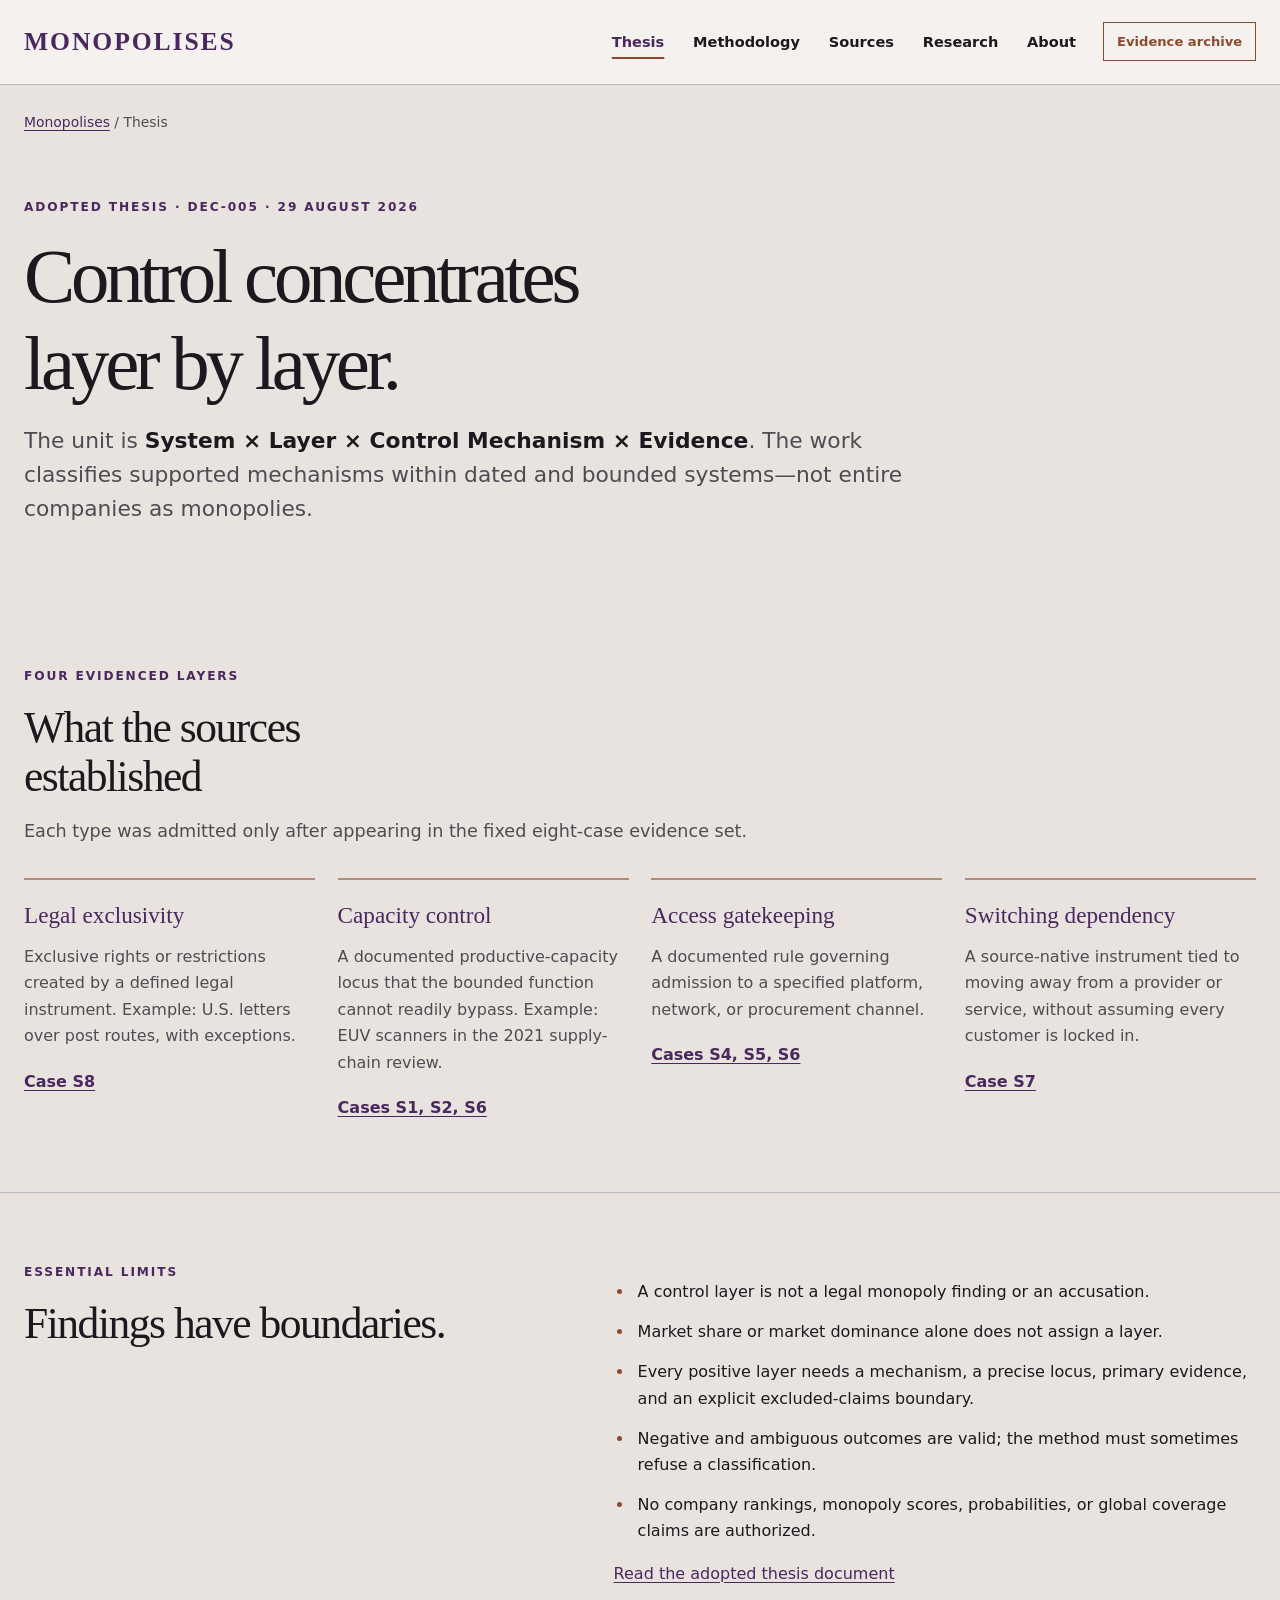
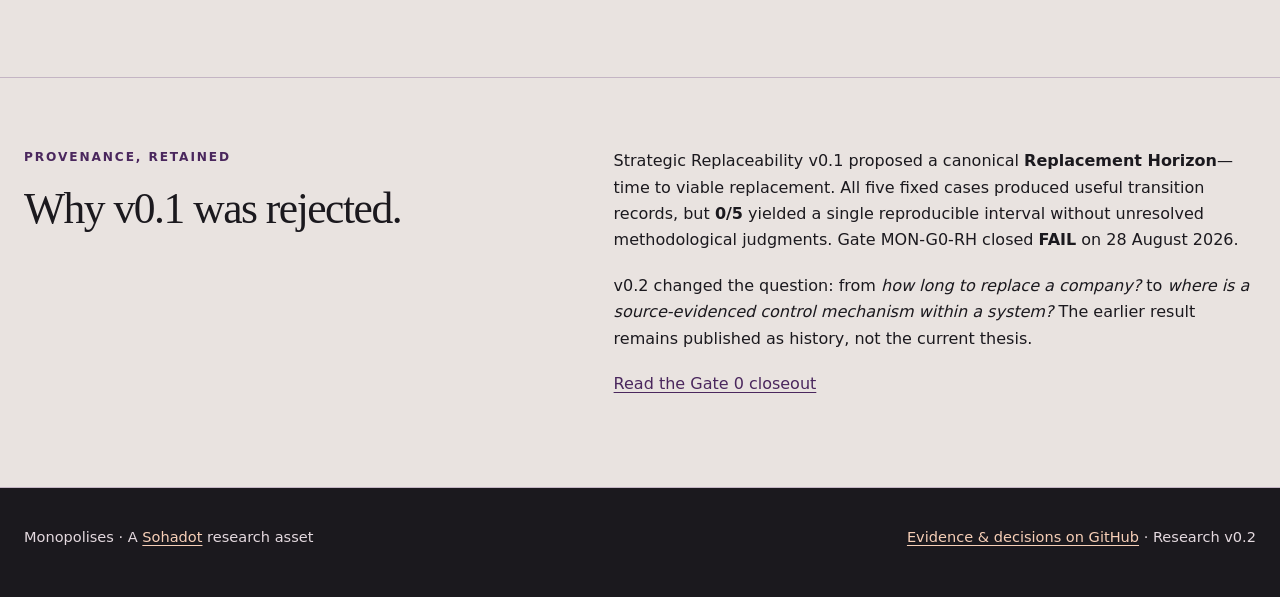
<file: thesis/index.html>
<!doctype html>
<html lang="en">
<head>
  <meta charset="utf-8">
  <meta name="viewport" content="width=device-width, initial-scale=1">
  <meta name="description" content="The ratified Monopolises thesis identifies four evidence-bounded control layers within systems, without monopoly scores, entity rankings, or legal conclusions.">
  <meta name="robots" content="index,follow,max-image-preview:large">
  <meta name="theme-color" content="#E9E3E0">
  <meta property="og:type" content="article">
  <meta property="og:title" content="Layered Monopolisation Thesis v0.2 — Monopolises">
  <meta property="og:description" content="The ratified Monopolises thesis identifies four evidence-bounded control layers within systems, without monopoly scores, entity rankings, or legal conclusions.">
  <meta property="og:url" content="https://monopolises.com/thesis/">
  <link rel="canonical" href="https://monopolises.com/thesis/">
  <link rel="stylesheet" href="/styles.css">
  <title>Layered Monopolisation Thesis v0.2 — Monopolises</title>
</head>
<body>
  <a class="skip-link" href="#main">Skip to content</a>
  <header class="site-header"><div class="wrap nav">
    <a class="brand" href="/">MONOPOLISES</a>
    <nav class="nav-links" aria-label="Primary"><a href="/thesis/" aria-current="page">Thesis</a><a href="/methodology/">Methodology</a><a href="/sources/">Sources</a><a href="/research/">Research</a><a href="/about/">About</a><a class="nav-evidence" href="https://github.com/Sohadot/Monopolises">Evidence archive</a></nav>
    <details class="mobile-nav">
      <summary>Menu</summary>
      <nav aria-label="Mobile primary"><a href="/thesis/" aria-current="page">Thesis</a><a href="/methodology/">Methodology</a><a href="/sources/">Sources</a><a href="/research/">Research</a><a href="/about/">About</a><a class="nav-evidence" href="https://github.com/Sohadot/Monopolises">Evidence archive</a></nav>
    </details>
  </div></header>
  <main id="main"><div class="wrap breadcrumb"><a href="/">Monopolises</a> / Thesis</div>
  <section class="page-head"><div class="wrap"><p class="kicker">Adopted thesis · DEC-005 · 29 August 2026</p><h1>Control concentrates layer by layer.</h1><p class="lede">The unit is <strong>System × Layer × Control Mechanism × Evidence</strong>. The work classifies supported mechanisms within dated and bounded systems—not entire companies as monopolies.</p></div></section>

  <section class="section"><div class="wrap"><p class="kicker">Four evidenced layers</p><h2>What the sources established</h2><p class="section-intro">Each type was admitted only after appearing in the fixed eight-case evidence set.</p><div class="cards cards-4">
    <article class="card"><h3>Legal exclusivity</h3><p>Exclusive rights or restrictions created by a defined legal instrument. Example: U.S. letters over post routes, with exceptions.</p><a href="/research/">Case S8</a></article>
    <article class="card"><h3>Capacity control</h3><p>A documented productive-capacity locus that the bounded function cannot readily bypass. Example: EUV scanners in the 2021 supply-chain review.</p><a href="/research/">Cases S1, S2, S6</a></article>
    <article class="card"><h3>Access gatekeeping</h3><p>A documented rule governing admission to a specified platform, network, or procurement channel.</p><a href="/research/">Cases S4, S5, S6</a></article>
    <article class="card"><h3>Switching dependency</h3><p>A source-native instrument tied to moving away from a provider or service, without assuming every customer is locked in.</p><a href="/research/">Case S7</a></article>
  </div></div></section>
  <section class="section"><div class="wrap grid-2"><div><p class="kicker">Essential limits</p><h2>Findings have boundaries.</h2></div><div>
    <ul class="principles"><li>A control layer is not a legal monopoly finding or an accusation.</li><li>Market share or market dominance alone does not assign a layer.</li><li>Every positive layer needs a mechanism, a precise locus, primary evidence, and an explicit excluded-claims boundary.</li><li>Negative and ambiguous outcomes are valid; the method must sometimes refuse a classification.</li><li>No company rankings, monopoly scores, probabilities, or global coverage claims are authorized.</li></ul>
    <p><a href="https://github.com/Sohadot/Monopolises/blob/main/research/v0.2/THESIS_CANDIDATE.md">Read the adopted thesis document</a></p>
  </div></div></section>
  <section class="section"><div class="wrap grid-2"><div><p class="kicker">Provenance, retained</p><h2>Why v0.1 was rejected.</h2></div><div>
    <p>Strategic Replaceability v0.1 proposed a canonical <strong>Replacement Horizon</strong>—time to viable replacement. All five fixed cases produced useful transition records, but <strong>0/5</strong> yielded a single reproducible interval without unresolved methodological judgments. Gate MON-G0-RH closed <strong>FAIL</strong> on 28 August 2026.</p>
    <p>v0.2 changed the question: from <em>how long to replace a company?</em> to <em>where is a source-evidenced control mechanism within a system?</em> The earlier result remains published as history, not the current thesis.</p>
    <p><a href="https://github.com/Sohadot/Monopolises/blob/main/research/GATE_0_CLOSEOUT.md">Read the Gate 0 closeout</a></p>
  </div></div></section>
  </main>
  <footer><div class="wrap"><span>Monopolises · A <a href="https://sohadot.com">Sohadot</a> research asset</span><span><a href="https://github.com/Sohadot/Monopolises">Evidence &amp; decisions on GitHub</a> · Research v0.2</span></div></footer>
</body>
</html>
</file>
<file: styles.css>
:root {
  color-scheme: light;
  --bg: #E9E3E0;
  --paper: #F5F1EF;
  --text: #1B191E;
  --muted: #514A52;
  --line: #C4B5C4;
  --purple: #4A275D;
  --purple-mid: #6A3B7B;
  --lilac: #AA7BAF;
  --copper: #8A4C2E;
  --copper-line: #B48B78;
  --white: #FFFCFA;
  --max: 1240px;
}

* { box-sizing: border-box; }
html { scroll-behavior: smooth; }
body {
  margin: 0;
  background: var(--bg);
  color: var(--text);
  font-family: "Segoe UI", ui-sans-serif, system-ui, -apple-system, sans-serif;
  font-size: 1rem;
  line-height: 1.65;
  -webkit-font-smoothing: antialiased;
}
::selection { background: #D7C0DB; color: var(--text); }
a { color: var(--purple); text-underline-offset: .2em; }
a:hover { color: var(--copper); }
a:focus-visible, summary:focus-visible { outline: 3px solid var(--purple-mid); outline-offset: 4px; }
.skip-link {
  position: absolute;
  top: -8rem;
  left: 1rem;
  z-index: 20;
  padding: .75rem 1rem;
  color: var(--white);
  background: var(--purple);
  font-weight: 700;
}
.skip-link:focus { top: 1rem; }
.wrap { width: min(calc(100% - 3rem), var(--max)); margin-inline: auto; }
.site-header {
  position: relative;
  z-index: 10;
  border-bottom: 1px solid var(--line);
  background: var(--paper);
}
.nav {
  display: flex;
  align-items: center;
  justify-content: space-between;
  gap: 1.5rem;
  min-height: 84px;
}
.brand {
  flex-shrink: 0;
  color: var(--purple);
  font-family: Georgia, "Times New Roman", serif;
  font-size: clamp(1.18rem, 2vw, 1.6rem);
  font-weight: 700;
  letter-spacing: .075em;
  line-height: 1.2;
  text-decoration: none;
}
.brand:hover { color: var(--purple-mid); }
.nav-links { display: flex; flex-wrap: wrap; align-items: center; justify-content: flex-end; gap: clamp(.8rem, 2vw, 2rem); }
.nav-links a {
  color: var(--text);
  font-size: .91rem;
  font-weight: 600;
  padding: .8rem .1rem;
  text-decoration: none;
  transition: color .15s ease;
}
.nav-links a:hover { color: var(--purple-mid); }
.nav-links a[aria-current="page"] { color: var(--purple); text-decoration: underline; text-decoration-color: var(--copper); text-decoration-thickness: 2px; text-underline-offset: .65rem; }
.nav-links .nav-evidence { padding: .48rem .8rem; border: 1px solid var(--copper); color: var(--copper); font-size: .82rem; font-weight: 750; white-space: nowrap; }
.nav-links .nav-evidence:hover { color: var(--white); background: var(--copper); }
.mobile-nav { display: none; position: relative; }
.mobile-nav summary {
  display: inline-flex;
  align-items: center;
  justify-content: center;
  gap: .55rem;
  min-height: 44px;
  padding: .55rem .8rem;
  border: 1px solid var(--copper);
  color: var(--purple);
  cursor: pointer;
  font-size: .95rem;
  font-weight: 750;
  line-height: 1.3;
  list-style: none;
}
.mobile-nav summary::-webkit-details-marker { display: none; }
.mobile-nav summary::before {
  content: "";
  display: inline-block;
  width: 1rem;
  height: .78rem;
  border-top: 2px solid currentColor;
  border-bottom: 2px solid currentColor;
  background: linear-gradient(currentColor, currentColor) center / 100% 2px no-repeat;
}
.mobile-nav[open] summary { background: var(--purple); border-color: var(--purple); color: var(--white); }
.mobile-nav nav {
  position: absolute;
  z-index: 20;
  top: calc(100% + .45rem);
  right: 0;
  display: grid;
  width: min(18rem, calc(100vw - 2rem));
  padding: .45rem;
  border: 1px solid var(--line);
  background: var(--paper);
  box-shadow: 0 12px 28px rgb(27 25 30 / 16%);
}
.mobile-nav nav a {
  display: flex;
  align-items: center;
  min-height: 44px;
  padding: .6rem .85rem;
  color: var(--text);
  font-size: .97rem;
  font-weight: 650;
  text-decoration: none;
}
.mobile-nav nav a:hover { background: #EDE4ED; color: var(--purple); }
.mobile-nav nav a[aria-current="page"] { border-left: 3px solid var(--copper); background: #EDE4ED; color: var(--purple); }
.mobile-nav nav .nav-evidence { margin-top: .25rem; border-top: 1px solid var(--line); color: var(--copper); }

.kicker {
  margin: 0 0 1.1rem;
  color: var(--purple);
  font-size: .76rem;
  font-weight: 800;
  letter-spacing: .155em;
  line-height: 1.5;
  text-transform: uppercase;
}
h1, h2, h3 {
  margin: 0 0 1rem;
  font-family: Georgia, "Times New Roman", serif;
  font-weight: 500;
  line-height: 1.13;
}
h1 { font-size: clamp(3.1rem, 6.4vw, 6.4rem); letter-spacing: -.055em; }
h2 { font-size: clamp(2rem, 3.4vw, 3.25rem); letter-spacing: -.034em; }
h3 { font-size: 1.45rem; }
p { margin: 0 0 1.2rem; }
strong { font-weight: 700; }
.lede { max-width: 46rem; color: var(--muted); font-size: clamp(1.15rem, 1.7vw, 1.42rem); line-height: 1.57; }
.lede strong { color: var(--text); }
.muted, .section-intro { color: var(--muted); }
.section-intro { max-width: 47rem; font-size: 1.1rem; margin-bottom: 2rem; }
.small-note { margin-top: 2rem; color: var(--muted); font-size: .94rem; }
code { font-size: .9em; overflow-wrap: anywhere; }

/* Landing editorial and four-part source-reading instrument. */
.hero { padding: clamp(3rem, 5vw, 5.1rem) 0 0; }
.hero-layout { display: grid; grid-template-columns: minmax(0, 1fr) minmax(0, 1fr); gap: clamp(2.5rem, 5.5vw, 6rem); align-items: start; }
.hero-copy { border-left: 4px solid var(--purple-mid); padding-left: clamp(1rem, 2vw, 2rem); }
.hero h1 { max-width: 11.5ch; margin-bottom: 1.65rem; }
.hero .lede { max-width: 34rem; }
.thesis-line {
  max-width: 33rem;
  margin: 1.8rem 0 0;
  color: var(--purple);
  font-family: Georgia, "Times New Roman", serif;
  font-size: clamp(1.24rem, 2vw, 1.7rem);
  font-style: italic;
  line-height: 1.4;
}
.actions { display: flex; flex-wrap: wrap; gap: .75rem; margin-top: 2.1rem; }
.button {
  display: inline-flex;
  min-height: 48px;
  align-items: center;
  justify-content: center;
  gap: .6rem;
  border: 1px solid var(--copper);
  border-radius: 2px;
  padding: .76rem 1.14rem;
  font-size: .93rem;
  font-weight: 720;
  line-height: 1.3;
  text-align: center;
  text-decoration: none;
  transition: background .15s ease, color .15s ease;
}
.button-primary { background: var(--purple); border-color: var(--purple); color: var(--white); }
.button-primary:hover { background: #603475; color: var(--white); }
.button-secondary { color: var(--copper); background: transparent; }
.button-secondary:hover { background: #EEE3DF; color: #62351F; }
.instrument { min-width: 0; border-left: 1px solid var(--lilac); padding-left: clamp(1.4rem, 2.5vw, 2.4rem); }
.instrument h2 { max-width: 28rem; margin-bottom: 1.9rem; font-size: clamp(1.25rem, 2.05vw, 1.65rem); font-style: italic; line-height: 1.36; }
.instrument-steps { display: grid; gap: .8rem; padding: 0 0 0 1.8rem; margin: 0; list-style: none; counter-reset: step; position: relative; }
.instrument-steps::before { content: ""; position: absolute; top: 1.5rem; bottom: 1.5rem; left: .62rem; border-left: 2px solid var(--copper); }
.instrument-steps li { display: grid; grid-template-columns: minmax(7.5rem, 9rem) minmax(0, 1fr); gap: .8rem; align-items: stretch; position: relative; }
.instrument-steps li::before { content: ""; position: absolute; top: calc(50% - .37rem); left: -1.64rem; z-index: 1; width: .74rem; height: .74rem; border: 2px solid var(--copper); border-radius: 100%; background: var(--bg); }
.instrument-term { display: flex; align-items: center; justify-content: center; min-height: 4.2rem; padding: .7rem .45rem; background: var(--purple); color: var(--white); font-family: Georgia, "Times New Roman", serif; font-size: 1.06rem; font-weight: 700; line-height: 1.2; }
.instrument-detail { display: flex; align-items: center; padding: .7rem 1rem; border: 1px solid var(--line); background: var(--paper); font-size: .96rem; line-height: 1.42; }
.instrument-caption { margin: 1.65rem 0 0; border-left: 3px solid var(--copper); padding-left: .9rem; color: var(--muted); font-family: Georgia, "Times New Roman", serif; font-size: 1.05rem; font-style: italic; }
.status-strip { display: flex; justify-content: space-between; flex-wrap: wrap; gap: .8rem 1.2rem; margin-top: 3.5rem; padding: 1.05rem 1.25rem; border-block: 1px solid var(--lilac); color: var(--purple); font-size: .87rem; font-weight: 700; letter-spacing: .06em; }
.status-strip span:not(:last-child)::after { content: "·"; padding-left: 1.2rem; color: var(--copper); }

/* Evidence and editorial sections. */
.section { padding: clamp(3.7rem, 5.5vw, 6rem) 0; border-bottom: 1px solid var(--line); }
.section h2 { max-width: 20ch; }
.taxonomy-note { background: var(--paper); }
.taxonomy-note p:not(.kicker) { color: var(--muted); }
.taxonomy-note code { color: var(--purple); font-weight: 700; }
.grid-2 { display: grid; grid-template-columns: minmax(0, .9fr) minmax(0, 1.1fr); gap: clamp(2rem, 5vw, 6rem); align-items: start; }
.cards { display: grid; grid-template-columns: repeat(3, minmax(0, 1fr)); gap: 1.4rem; }
.cards-4 { grid-template-columns: repeat(4, minmax(0, 1fr)); }
.card { min-width: 0; border-top: 2px solid var(--copper-line); padding: 1.35rem .35rem 0 0; }
.card h3 { color: var(--purple); }
.card p { color: var(--muted); }
.card a { font-weight: 700; }
.ordinal { display: block; margin-bottom: 1rem; color: var(--copper); font-family: ui-monospace, monospace; font-size: .85rem; }
.evidence-ledger { display: grid; border-top: 1px solid var(--line); }
.evidence-row { display: grid; grid-template-columns: minmax(0, 1fr) minmax(0, 1.15fr) minmax(0, .7fr); gap: 1.7rem; align-items: center; padding: 1.5rem 1.1rem; border-bottom: 1px solid var(--line); }
.evidence-row:nth-child(odd) { background: color-mix(in srgb, var(--paper) 72%, transparent); }
.evidence-row h3 { margin: .3rem 0 0; font-size: clamp(1.4rem, 2.4vw, 1.95rem); }
.evidence-row p:not(.case-id) { margin: 0; color: var(--muted); font-size: .96rem; }
.case-id { margin: 0 0 .6rem; color: var(--copper); font-size: .76rem; font-weight: 800; letter-spacing: .065em; line-height: 1.5; text-transform: uppercase; }
.evidence-row a { border-left: 2px solid var(--copper-line); padding-left: 1.2rem; font-size: .9rem; font-weight: 700; }
.case-grid { display: grid; grid-template-columns: repeat(2, minmax(0, 1fr)); gap: 1rem; }
.case-card { display: flex; flex-direction: column; min-width: 0; padding: clamp(1.3rem, 2.5vw, 2rem); border: 1px solid var(--line); background: var(--paper); }
.case-card h3 { margin-bottom: .8rem; color: var(--text); font-size: 1.6rem; }
.case-card p { color: var(--muted); }
.case-card strong { color: var(--text); }
.case-card a { margin-top: auto; padding-top: .9rem; color: var(--purple); font-size: .95rem; font-weight: 700; }
.type-chip { display: inline-block; margin: .15rem .2rem .15rem 0; padding: .17rem .45rem; border: 1px solid var(--copper-line); color: var(--purple); font-family: ui-monospace, monospace; font-size: .74rem; font-weight: 650; line-height: 1.35; overflow-wrap: anywhere; }
.type-negative { border-color: var(--purple-mid); color: var(--purple-mid); }
.gate-list { display: grid; gap: .65rem; }
.gate-list > div { padding: .9rem 1.15rem; border-left: 3px solid var(--copper); background: var(--paper); }
.gate-list > div > span { display: block; margin-bottom: .25rem; color: var(--copper); font-family: ui-monospace, monospace; font-size: .8rem; font-weight: 700; }
.gate-list strong { color: var(--text); font-size: .97rem; }
.gate-list p { margin: .5rem 0 0; color: var(--muted); font-size: .92rem; }
.principles { padding-left: 1.25rem; }
.principles li { margin-bottom: .85rem; padding-left: .25rem; }
.principles li::marker { color: var(--copper); }
.callout { border-left: 3px solid var(--purple); padding-left: 1rem; color: var(--muted); }
.text-link { display: inline-block; margin-top: .6rem; font-weight: 700; }
.content { max-width: 780px; }
.content p, .content li { color: var(--muted); }
.content strong { color: var(--text); }
.content code { color: var(--purple); }
.breadcrumb { padding-top: 1.65rem; color: var(--muted); font-size: .87rem; }
.breadcrumb a { color: var(--purple); }
.page-head { padding: clamp(3.3rem, 5vw, 5rem) 0 clamp(2.8rem, 4vw, 4rem); }
.page-head h1 { max-width: 16ch; font-size: clamp(3rem, 6vw, 5.4rem); }
.page-head .lede { max-width: 58rem; }
footer { padding: 2.3rem 0 3rem; color: #E4D9DF; background: var(--text); font-size: .91rem; }
footer a { color: #F7CFB7; }
footer a:hover { color: var(--white); }
footer .wrap { display: flex; flex-wrap: wrap; justify-content: space-between; gap: 1rem 2rem; }

@media (max-width: 1020px) {
  .nav { flex-wrap: wrap; gap: .15rem; padding-block: 1.15rem .45rem; }
  .nav-links { width: 100%; justify-content: flex-start; gap: 1.5rem; }
  .hero-layout { grid-template-columns: minmax(0, 1fr); }
  .hero h1 { max-width: 14ch; }
  .instrument { border-top: 1px solid var(--line); border-left: 0; padding: 2.2rem 0 0; }
}
@media (max-width: 800px) {
  .cards, .cards-4, .case-grid, .grid-2 { grid-template-columns: minmax(0, 1fr); }
  .evidence-row { grid-template-columns: minmax(0, 1fr); gap: .8rem; }
  .evidence-row a { border-left: 0; padding: 0 0 .1rem; }
  .section { padding-block: 3.5rem; }
  .status-strip span:not(:last-child)::after { content: ""; padding-left: 0; }
}
@media (max-width: 560px) {
  .wrap { width: min(calc(100% - 2rem), var(--max)); }
  .brand { font-size: 1.24rem; }
  .nav { flex-wrap: nowrap; align-items: center; min-height: 64px; padding-block: .8rem; gap: .75rem; }
  .nav-links { display: none; }
  .mobile-nav { display: block; flex: 0 0 auto; }
  .hero { padding-top: 2.6rem; }
  .hero h1 { font-size: clamp(2.6rem, 11.4vw, 3.7rem); letter-spacing: -.055em; }
  .hero-copy { padding-left: 1rem; }
  .instrument-steps { padding-left: 1.3rem; }
  .instrument-steps::before { left: .28rem; }
  .instrument-steps li { grid-template-columns: minmax(0, 1fr); gap: 0; }
  .instrument-steps li::before { left: -1.33rem; top: 1rem; }
  .instrument-term { justify-content: flex-start; min-height: 0; padding: .6rem .8rem; }
  .instrument-detail { padding: .8rem; }
  .status-strip { display: grid; margin-top: 2.3rem; gap: .5rem; padding: .95rem .2rem; font-size: .8rem; }
  .actions { flex-direction: column; align-items: stretch; }
  .page-head h1 { font-size: clamp(2.6rem, 10vw, 4rem); }
  .case-card { padding: 1.3rem; }
}
@media (prefers-reduced-motion: reduce) {
  html { scroll-behavior: auto; }
  .button, .nav-links a { transition: none; }
}
</file>
